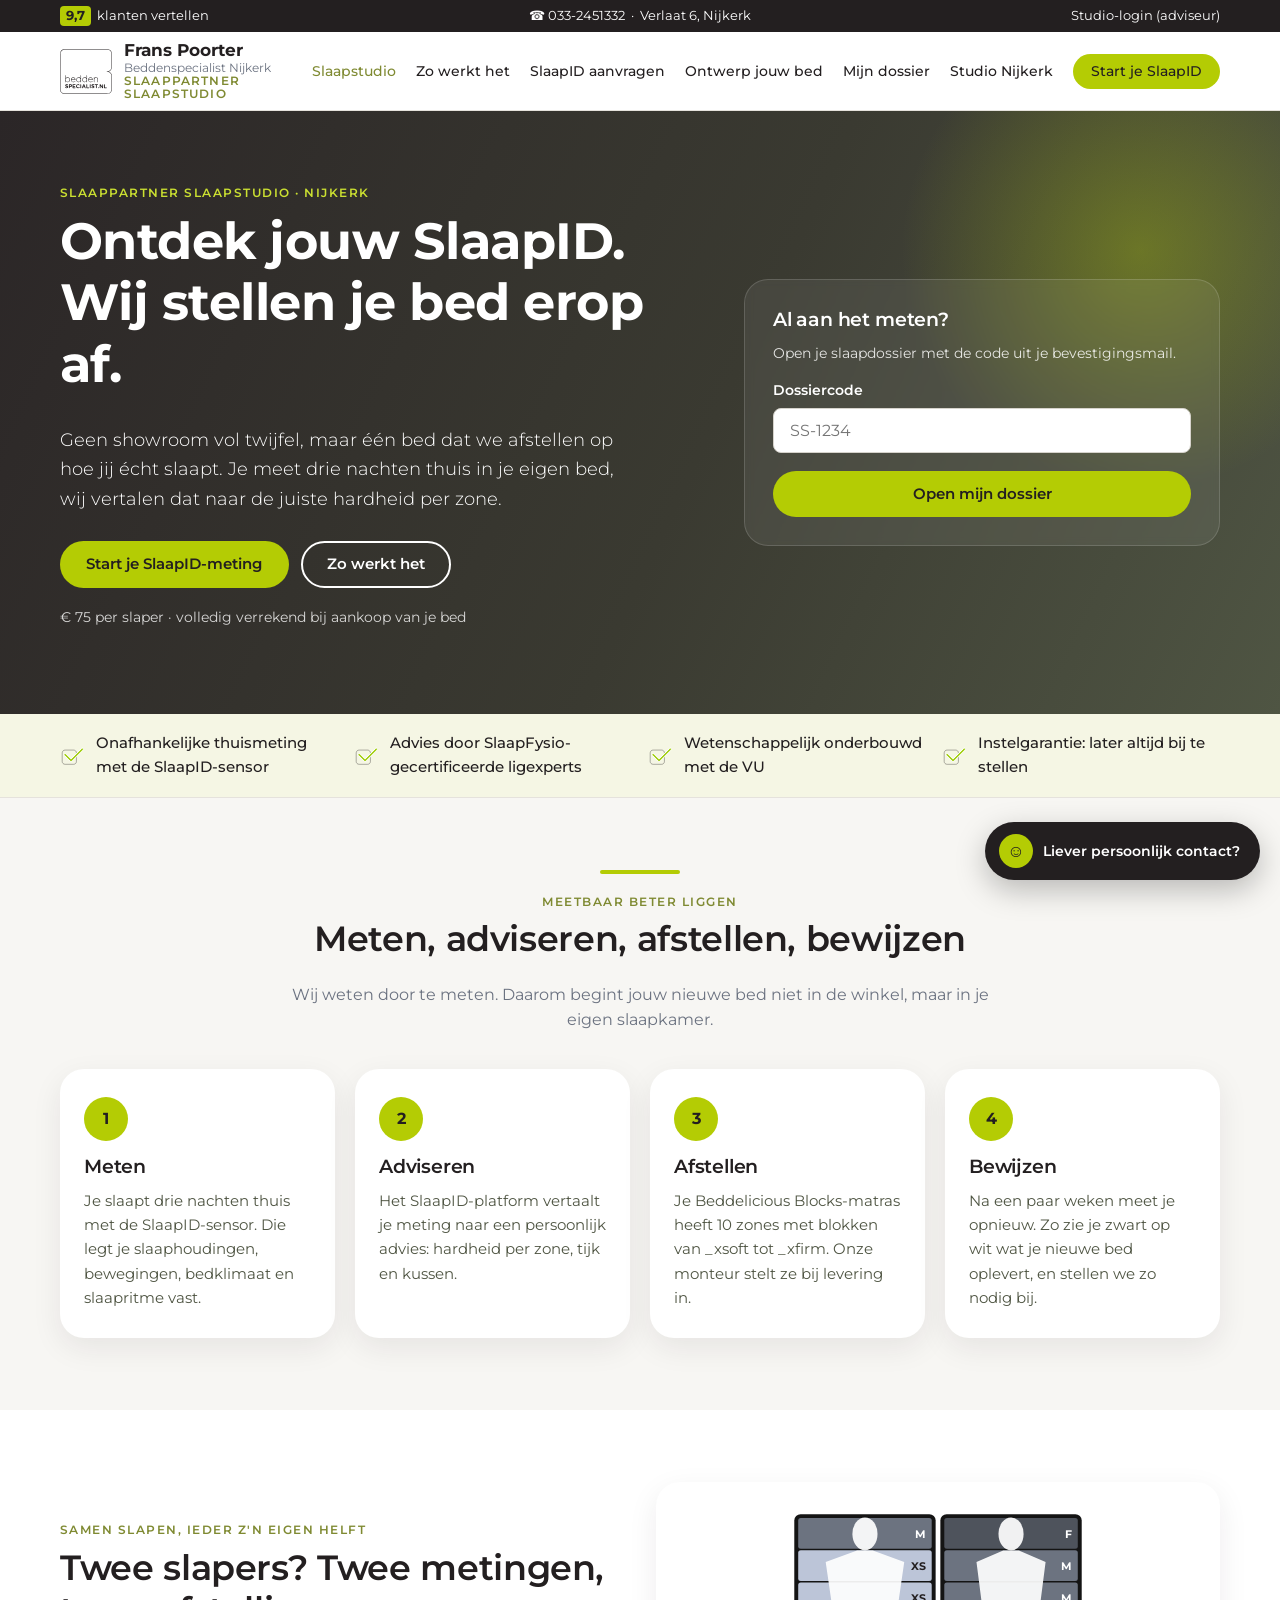
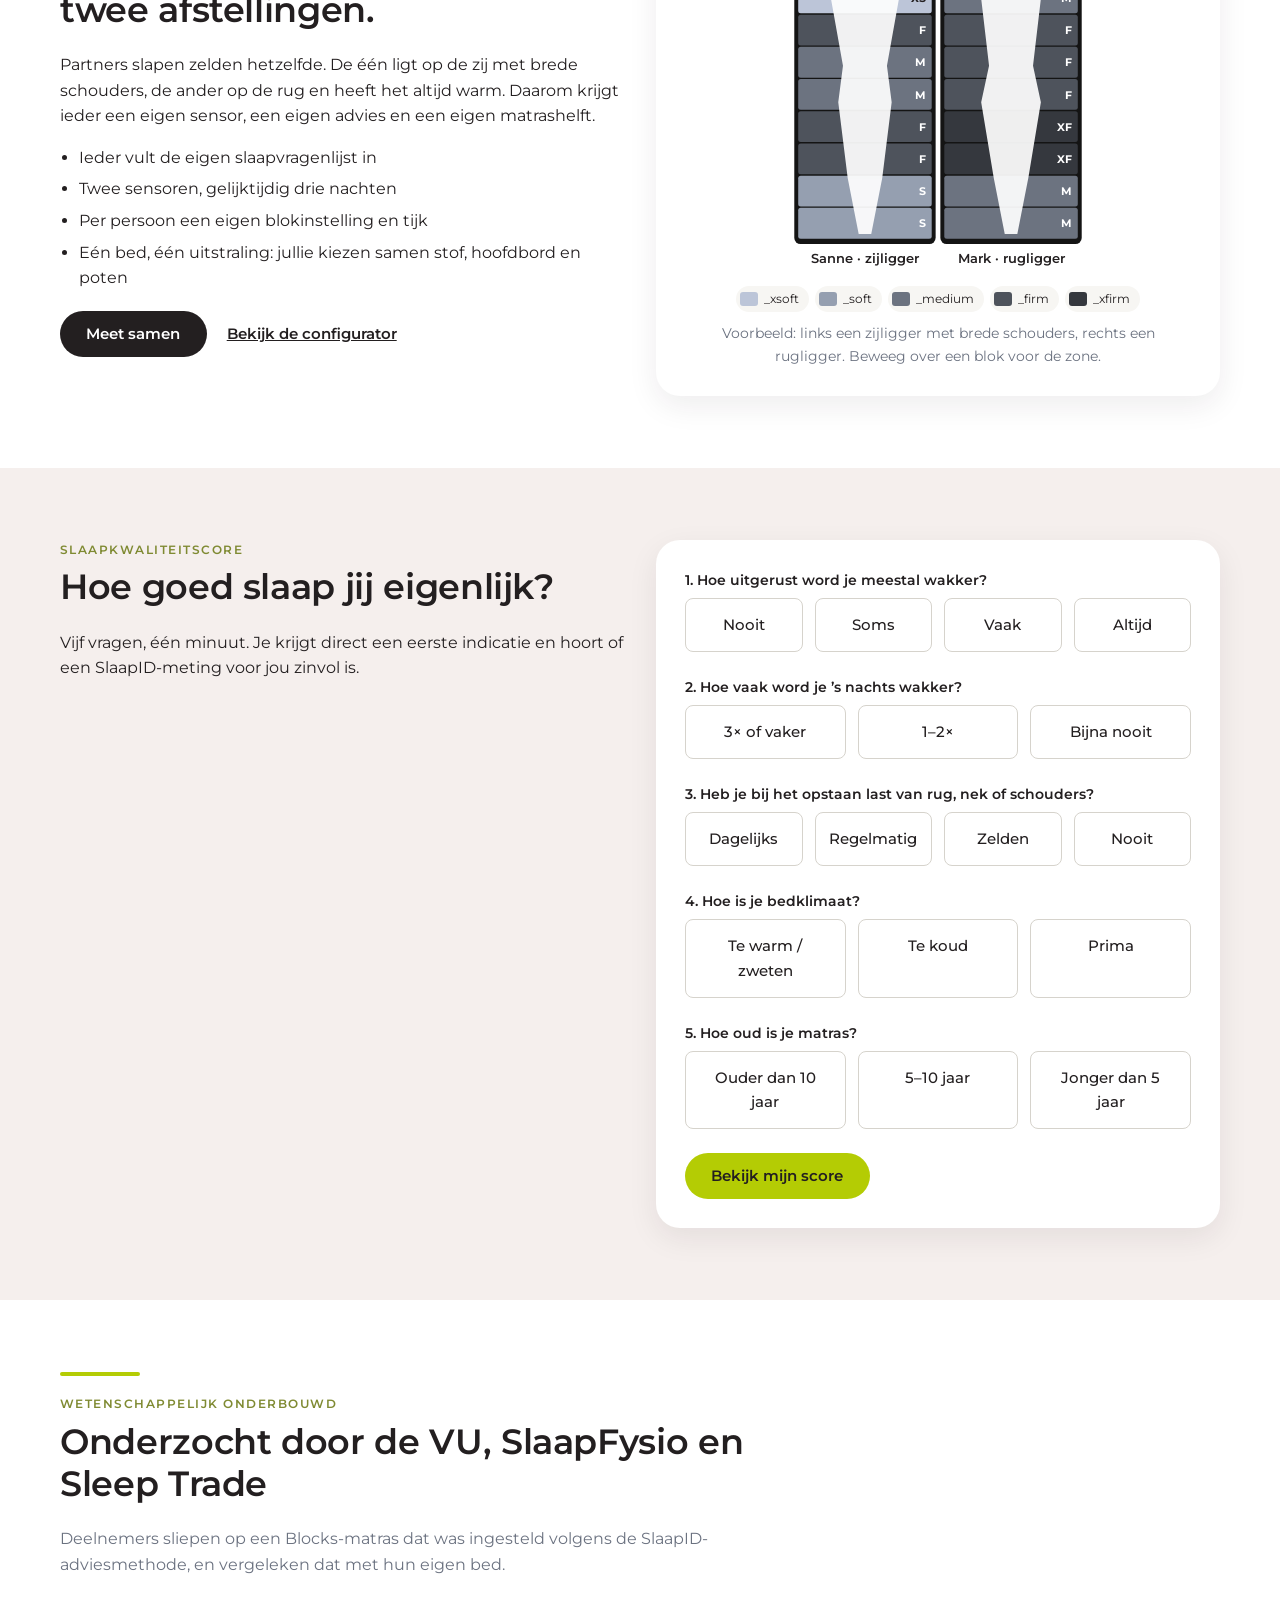
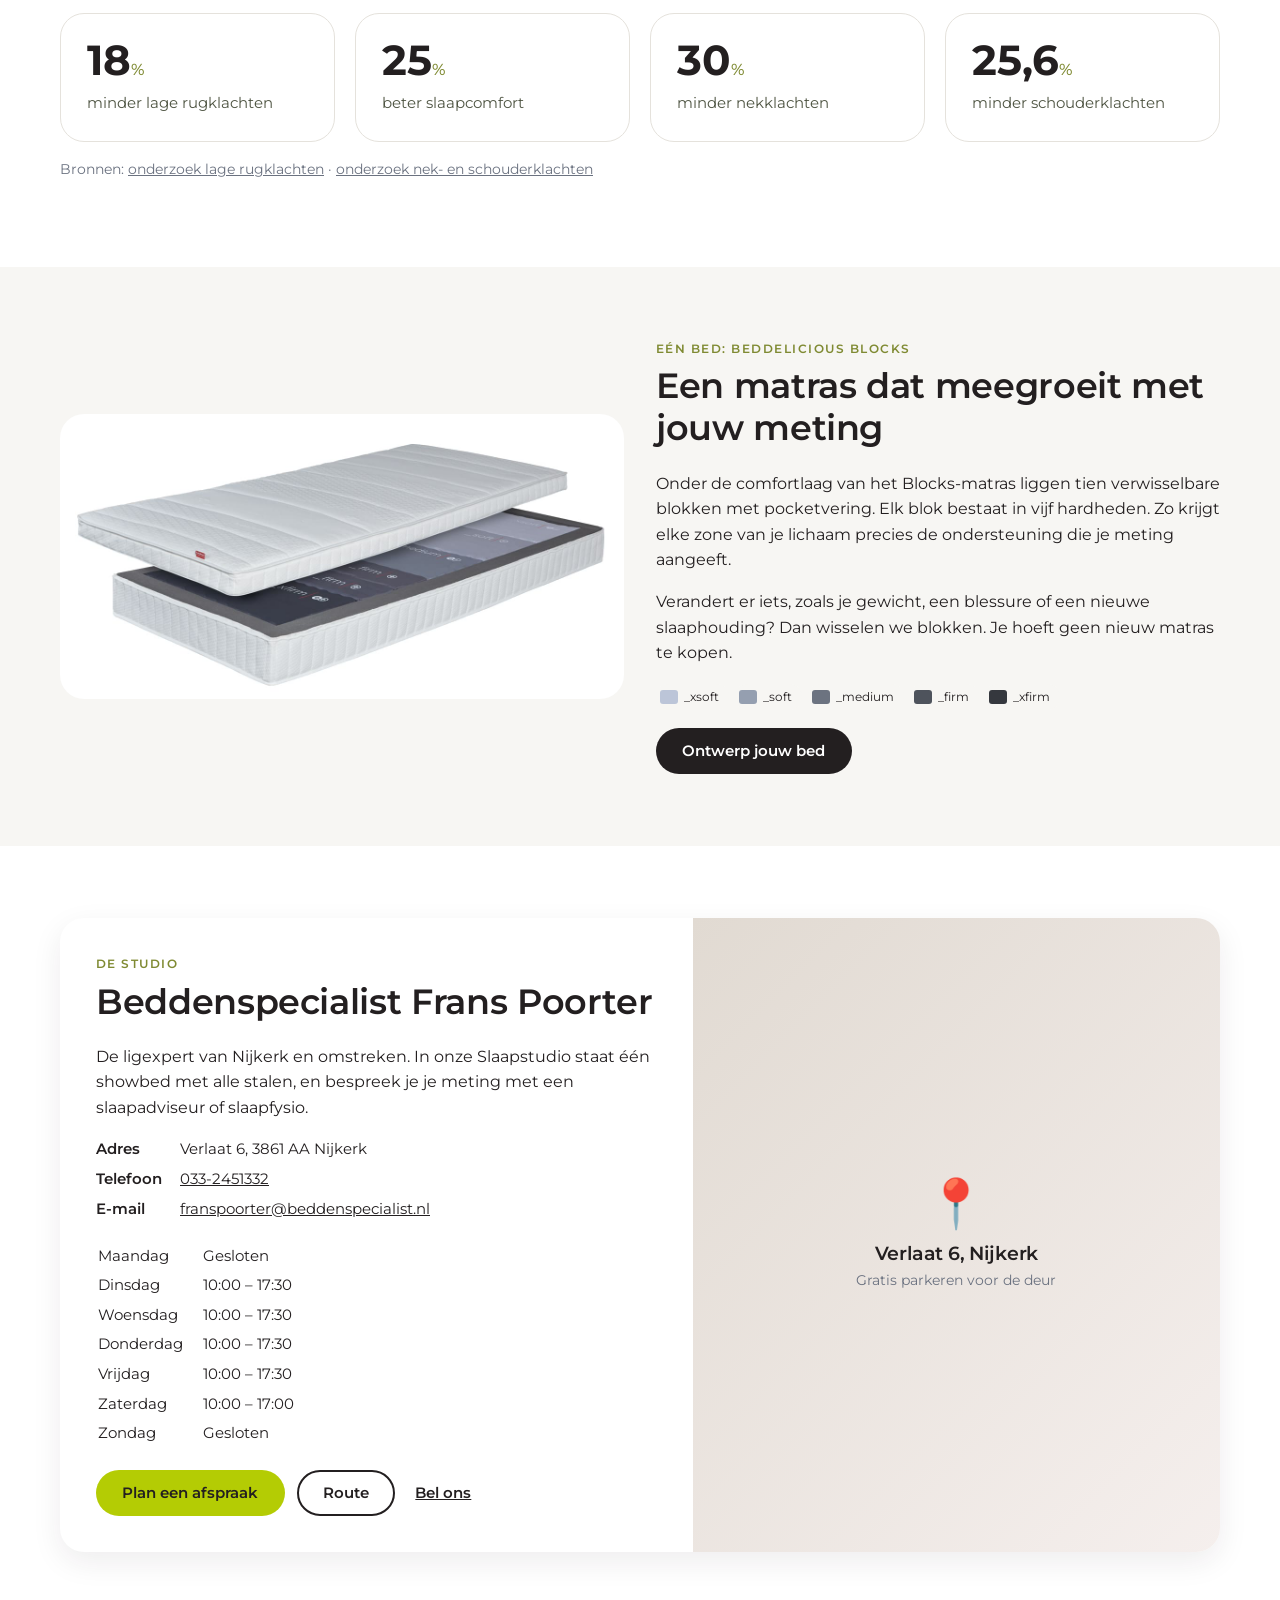
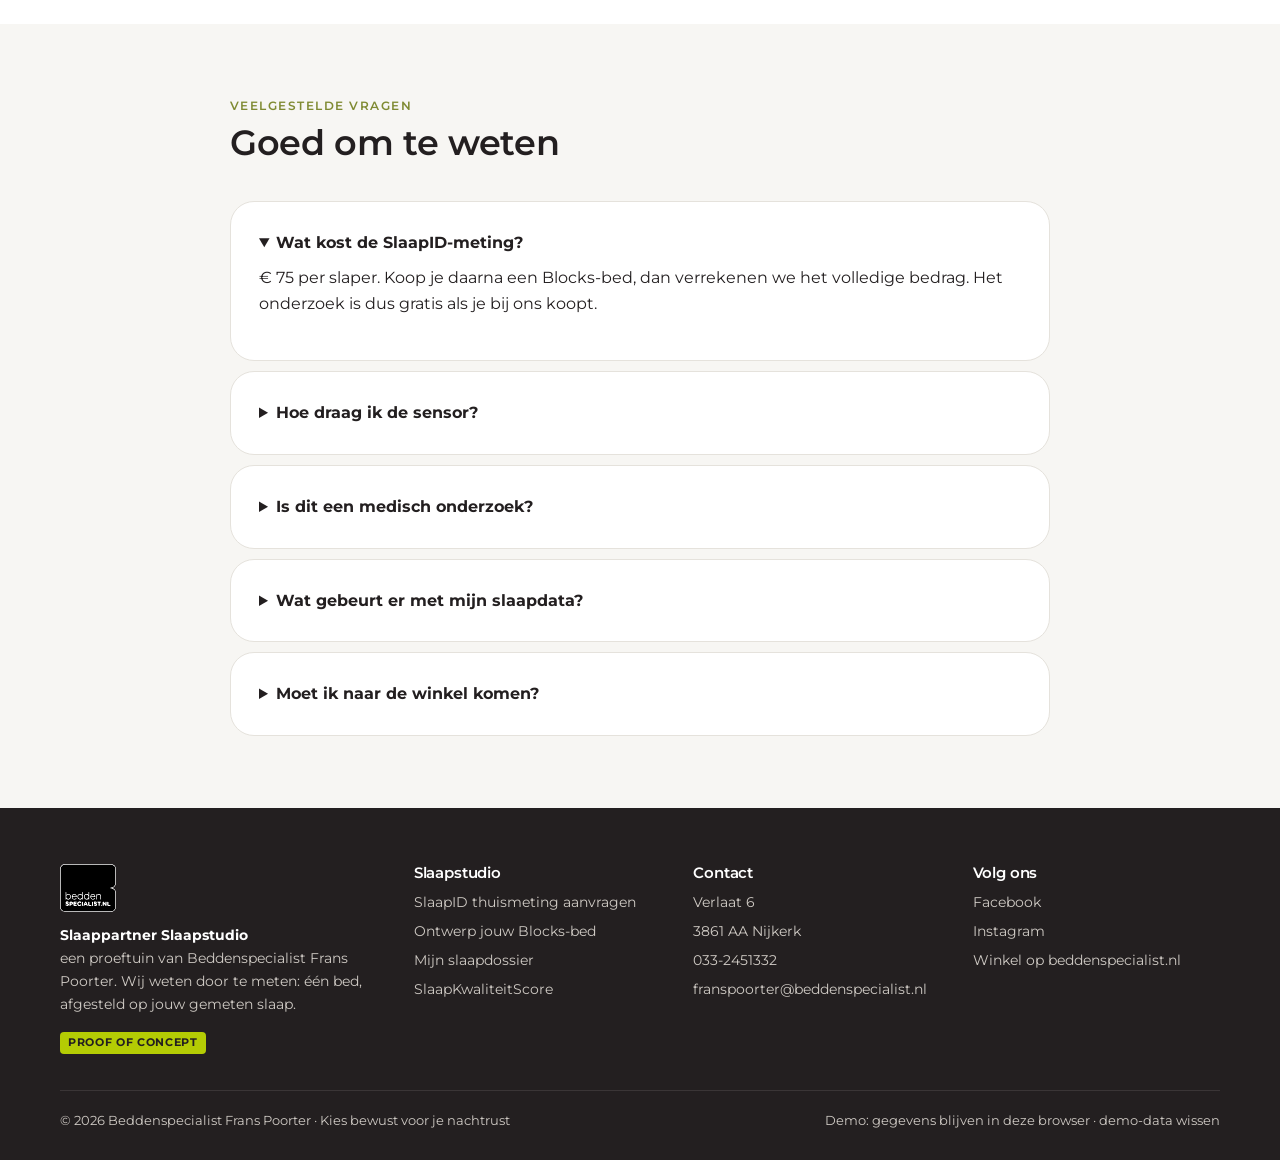
<file: slaapstudio/index.html>
<!DOCTYPE html>
<html lang="nl">
<head>
  <meta charset="UTF-8">
  <meta name="viewport" content="width=device-width, initial-scale=1.0">
  <title>Slaappartner Slaapstudio | Beddenspecialist Frans Poorter Nijkerk</title>
  <meta name="description" content="Eén bed, afgesteld op jouw gemeten slaap. Start je SlaapID-thuismeting bij Beddenspecialist Frans Poorter in Nijkerk.">
  <link rel="icon" href="img/beddenspecialist.svg">
  <link rel="stylesheet" href="slaapstudio.css">
</head>
<body>
  <div id="ss-header"></div>

  <section class="hero">
    <div class="wrap">
      <div>
        <span class="kicker">Slaappartner Slaapstudio · Nijkerk</span>
        <h1>Ontdek jouw SlaapID.<br>Wij stellen je bed erop af.</h1>
        <p class="lead">Geen showroom vol twijfel, maar één bed dat we afstellen op hoe jij écht slaapt. Je meet drie nachten thuis in je eigen bed, wij vertalen dat naar de juiste hardheid per zone.</p>
        <div class="btn-row" style="margin-top:28px">
          <a class="btn btn-primary" href="aanvragen.html">Start je SlaapID-meting</a>
          <a class="btn btn-outline" style="border-color:#fff;color:#fff" href="#methode">Zo werkt het</a>
        </div>
        <p class="small" style="margin-top:18px;opacity:.8">€ 75 per slaper · volledig verrekend bij aankoop van je bed</p>
      </div>
      <div class="hero-card">
        <h3>Al aan het meten?</h3>
        <p class="small" style="opacity:.85">Open je slaapdossier met de code uit je bevestigingsmail.</p>
        <form id="open-form">
          <div class="field"><label for="code" style="color:#fff">Dossiercode</label><input id="code" type="text" placeholder="SS-1234" autocomplete="off" style="text-transform:uppercase"></div>
          <button class="btn btn-primary" type="submit" style="width:100%">Open mijn dossier</button>
          <p id="open-err" class="small hidden" style="color:#ffcf3d;margin:10px 0 0">Dit dossier vinden we niet in deze browser. Tip: laad voorbeelddossiers in het <a href="studio.html" style="color:#fff">studio-dashboard</a>.</p>
        </form>
        <div id="last-dossier" class="small hidden" style="margin-top:14px"></div>
      </div>
    </div>
  </section>

  <div class="usps"><div class="wrap"><ul>
    <li><img src="img/usp-checkmark.svg" alt="">Onafhankelijke thuismeting met de SlaapID-sensor</li>
    <li><img src="img/usp-checkmark.svg" alt="">Advies door SlaapFysio-gecertificeerde ligexperts</li>
    <li><img src="img/usp-checkmark.svg" alt="">Wetenschappelijk onderbouwd met de VU</li>
    <li><img src="img/usp-checkmark.svg" alt="">Instelgarantie: later altijd bij te stellen</li>
  </ul></div></div>

  <section class="block soft" id="methode">
    <div class="wrap">
      <div class="section-head center center">
        <div class="shape-line"></div>
        <span class="kicker">Meetbaar beter liggen</span>
        <h2>Meten, adviseren, afstellen, bewijzen</h2>
        <p class="muted">Wij weten door te meten. Daarom begint jouw nieuwe bed niet in de winkel, maar in je eigen slaapkamer.</p>
      </div>
      <div class="steps">
        <div class="step-card"><div class="num">1</div><h3>Meten</h3><p>Je slaapt drie nachten thuis met de SlaapID-sensor. Die legt je slaaphoudingen, bewegingen, bedklimaat en slaapritme vast.</p></div>
        <div class="step-card"><div class="num">2</div><h3>Adviseren</h3><p>Het SlaapID-platform vertaalt je meting naar een persoonlijk advies: hardheid per zone, tijk en kussen.</p></div>
        <div class="step-card"><div class="num">3</div><h3>Afstellen</h3><p>Je Beddelicious Blocks-matras heeft 10 zones met blokken van _xsoft tot _xfirm. Onze monteur stelt ze bij levering in.</p></div>
        <div class="step-card"><div class="num">4</div><h3>Bewijzen</h3><p>Na een paar weken meet je opnieuw. Zo zie je zwart op wit wat je nieuwe bed oplevert, en stellen we zo nodig bij.</p></div>
      </div>
    </div>
  </section>

  <section class="block">
    <div class="wrap grid-2" style="align-items:center">
      <div>
        <span class="kicker">Samen slapen, ieder z'n eigen helft</span>
        <h2>Twee slapers? Twee metingen, twee afstellingen.</h2>
        <p>Partners slapen zelden hetzelfde. De één ligt op de zij met brede schouders, de ander op de rug en heeft het altijd warm. Daarom krijgt ieder een eigen sensor, een eigen advies en een eigen matrashelft.</p>
        <ul class="advice-list">
          <li>Ieder vult de eigen slaapvragenlijst in</li>
          <li>Twee sensoren, gelijktijdig drie nachten</li>
          <li>Per persoon een eigen blokinstelling en tijk</li>
          <li>Eén bed, één uitstraling: jullie kiezen samen stof, hoofdbord en poten</li>
        </ul>
        <div class="btn-row" style="margin-top:20px"><a class="btn btn-dark" href="aanvragen.html?personen=2">Meet samen</a><a class="btn btn-ghost" href="configurator.html">Bekijk de configurator</a></div>
      </div>
      <div class="card shadow center">
        <div class="chart-wrap" id="duo-visual"></div>
        <div style="margin-top:10px;display:flex;justify-content:center" id="duo-legend"></div>
        <p class="small muted" style="margin:10px 0 0">Voorbeeld: links een zijligger met brede schouders, rechts een rugligger. Beweeg over een blok voor de zone.</p>
      </div>
    </div>
  </section>

  <section class="block sand" id="scan">
    <div class="wrap grid-2">
      <div>
        <span class="kicker">SlaapKwaliteitScore</span>
        <h2>Hoe goed slaap jij eigenlijk?</h2>
        <p>Vijf vragen, één minuut. Je krijgt direct een eerste indicatie en hoort of een SlaapID-meting voor jou zinvol is.</p>
        <div id="scan-result" class="card hidden" style="margin-top:20px"></div>
      </div>
      <form class="card shadow" id="scan-form"></form>
    </div>
  </section>

  <section class="block">
    <div class="wrap">
      <div class="section-head">
        <div class="shape-line"></div>
        <span class="kicker">Wetenschappelijk onderbouwd</span>
        <h2>Onderzocht door de VU, SlaapFysio en Sleep Trade</h2>
        <p class="muted">Deelnemers sliepen op een Blocks-matras dat was ingesteld volgens de SlaapID-adviesmethode, en vergeleken dat met hun eigen bed.</p>
      </div>
      <div class="stats">
        <div class="stat"><b>18<small>%</small></b><span>minder lage rugklachten</span></div>
        <div class="stat"><b>25<small>%</small></b><span>beter slaapcomfort</span></div>
        <div class="stat"><b>30<small>%</small></b><span>minder nekklachten</span></div>
        <div class="stat"><b>25,6<small>%</small></b><span>minder schouderklachten</span></div>
      </div>
      <p class="small muted" style="margin-top:16px">Bronnen: <a href="https://www.beddenspecialist.nl/media/zbclqrpz/opmaak_onderzoek_a4_adviesmethode.pdf" target="_blank" rel="noopener">onderzoek lage rugklachten</a> · <a href="https://www.beddenspecialist.nl/media/5jmn4hgv/opmaak_onderzoek_nov2023_v4.pdf" target="_blank" rel="noopener">onderzoek nek- en schouderklachten</a></p>
    </div>
  </section>

  <section class="block soft">
    <div class="wrap grid-2" style="align-items:center">
      <div>
        <img src="img/blocks-gelaagd.jpg" alt="Beddelicious Blocks-matras met de instelbare blokken zichtbaar onder de toplaag" style="border-radius:24px;background:#fff" loading="lazy" onerror="this.style.display='none'">
      </div>
      <div>
        <span class="kicker">Eén bed: Beddelicious Blocks</span>
        <h2>Een matras dat meegroeit met jouw meting</h2>
        <p>Onder de comfortlaag van het Blocks-matras liggen tien verwisselbare blokken met pocketvering. Elk blok bestaat in vijf hardheden. Zo krijgt elke zone van je lichaam precies de ondersteuning die je meting aangeeft.</p>
        <p>Verandert er iets, zoals je gewicht, een blessure of een nieuwe slaaphouding? Dan wisselen we blokken. Je hoeft geen nieuw matras te kopen.</p>
        <div id="levels" style="margin:18px 0"></div>
        <a class="btn btn-dark" href="configurator.html">Ontwerp jouw bed</a>
      </div>
    </div>
  </section>

  <section class="block" id="winkel">
    <div class="wrap">
      <div class="store">
        <div class="info">
          <span class="kicker">De studio</span>
          <h2>Beddenspecialist Frans Poorter</h2>
          <p>De ligexpert van Nijkerk en omstreken. In onze Slaapstudio staat één showbed met alle stalen, en bespreek je je meting met een slaapadviseur of slaapfysio.</p>
          <dl id="store-dl"></dl>
          <table class="hours" id="store-hours"></table>
          <div class="btn-row" style="margin-top:20px">
            <a class="btn btn-primary" href="#" data-human>Plan een afspraak</a>
            <a class="btn btn-outline" id="route-btn" target="_blank" rel="noopener">Route</a>
            <a class="btn btn-ghost" id="call-btn">Bel ons</a>
          </div>
        </div>
        <div class="map">
          <div>
            <div style="font-size:3rem">📍</div>
            <h3 style="margin-bottom:4px">Verlaat 6, Nijkerk</h3>
            <p class="small muted">Gratis parkeren voor de deur</p>
          </div>
        </div>
      </div>
    </div>
  </section>

  <section class="block soft">
    <div class="wrap" style="max-width:860px">
      <div class="section-head"><span class="kicker">Veelgestelde vragen</span><h2>Goed om te weten</h2></div>
      <details class="card" style="margin-bottom:10px" open><summary><b>Wat kost de SlaapID-meting?</b></summary><p style="margin-top:10px">€ 75 per slaper. Koop je daarna een Blocks-bed, dan verrekenen we het volledige bedrag. Het onderzoek is dus gratis als je bij ons koopt.</p></details>
      <details class="card" style="margin-bottom:10px"><summary><b>Hoe draag ik de sensor?</b></summary><p style="margin-top:10px">Je draagt een kleine sensor op je borst, thuis in je eigen bed. Je slaapt gewoon zoals altijd. Na drie nachten stuur je hem terug of lever je hem in bij de studio.</p></details>
      <details class="card" style="margin-bottom:10px"><summary><b>Is dit een medisch onderzoek?</b></summary><p style="margin-top:10px">Nee. De SlaapID-meting kijkt naar je lighouding, bewegingen, bedklimaat en ritme. Vermoed je slaapapneu, of slaap je al langer dan drie maanden slecht? Ga dan naar je huisarts.</p></details>
      <details class="card" style="margin-bottom:10px"><summary><b>Wat gebeurt er met mijn slaapdata?</b></summary><p style="margin-top:10px">Je slaapdata blijft in de beveiligde database van SlaapID. Wij bewaren alleen de status van je meting, je matrasinstelling en een link naar je rapport. Daar geef je vooraf toestemming voor.</p></details>
      <details class="card"><summary><b>Moet ik naar de winkel komen?</b></summary><p style="margin-top:10px">Nee, het kan helemaal online. Wil je toch stalen voelen, proefliggen of persoonlijk advies? Dan ben je van harte welkom in de studio, of we bellen of videobellen met je.</p></details>
    </div>
  </section>

  <div id="ss-footer"></div>

  <script src="js/core.js"></script>
  <script src="js/model.js"></script>
  <script>
  (function () {
    const { STORE, $, mount, getDossier, lastDossier, load, save, esc } = SS;
    mount('home');

    // dossier openen
    $('#open-form').addEventListener('submit', e => {
      e.preventDefault();
      const code = $('#code').value.trim().toUpperCase();
      if (getDossier(code)) location.href = 'dossier.html?code=' + encodeURIComponent(code);
      else $('#open-err').classList.remove('hidden');
    });
    const last = getDossier(lastDossier());
    if (last) {
      const el = $('#last-dossier');
      el.innerHTML = `Laatst geopend: <a href="dossier.html?code=${esc(last.id)}" style="color:#cbe031;font-weight:600">${esc(last.id)} – ${esc(last.contact.naam)}</a>`;
      el.classList.remove('hidden');
    }

    // duo-visual
    $('#duo-visual').innerHTML = SSM.mattressSVG([
      { levels: [2, 0, 0, 3, 2, 2, 3, 3, 1, 1], naam: 'Sanne · zijligger', bouw: 'schouders' },
      { levels: [3, 2, 2, 3, 3, 3, 4, 4, 2, 2], naam: 'Mark · rugligger', bouw: 'normaal' }
    ], 180, 210);
    $('#duo-visual').style.maxWidth = '300px';
    $('#duo-visual').style.margin = '0 auto';
    $('#duo-legend').innerHTML = SSM.blocksLegend();
    $('#levels').innerHTML = SSM.blocksLegend();
    SSM.bindTips();

    // winkelgegevens
    $('#store-dl').innerHTML = `<dt>Adres</dt><dd>${STORE.straat}, ${STORE.postcode} ${STORE.plaats}</dd><dt>Telefoon</dt><dd><a href="${STORE.telHref}">${STORE.tel}</a></dd><dt>E-mail</dt><dd><a href="mailto:${STORE.email}">${STORE.email}</a></dd>`;
    $('#store-hours').innerHTML = STORE.uren.map(u => `<tr><td>${u[0]}</td><td>${u[1]}</td></tr>`).join('');
    $('#route-btn').href = STORE.route;
    $('#call-btn').href = STORE.telHref;

    // SlaapKwaliteitScore
    const Q = [
      { q: 'Hoe uitgerust word je meestal wakker?', o: [['Nooit', 0], ['Soms', 1], ['Vaak', 2], ['Altijd', 3]] },
      { q: 'Hoe vaak word je ’s nachts wakker?', o: [['3× of vaker', 0], ['1–2×', 2], ['Bijna nooit', 3]] },
      { q: 'Heb je bij het opstaan last van rug, nek of schouders?', o: [['Dagelijks', 0], ['Regelmatig', 1], ['Zelden', 2], ['Nooit', 3]] },
      { q: 'Hoe is je bedklimaat?', o: [['Te warm / zweten', 1], ['Te koud', 1], ['Prima', 3]] },
      { q: 'Hoe oud is je matras?', o: [['Ouder dan 10 jaar', 0], ['5–10 jaar', 2], ['Jonger dan 5 jaar', 3]] }
    ];
    $('#scan-form').innerHTML = Q.map((x, i) => `<div class="field"><label>${i + 1}. ${x.q}</label><div class="choices" style="grid-template-columns:repeat(auto-fit,minmax(88px,1fr))">${x.o.map((o, j) => `<label class="choice"><input type="radio" name="q${i}" value="${o[1]}" required><span style="text-align:center;align-items:center">${o[0]}</span></label>`).join('')}</div></div>`).join('') +
      `<button class="btn btn-primary" type="submit">Bekijk mijn score</button>`;
    $('#scan-form').addEventListener('submit', e => {
      e.preventDefault();
      const f = new FormData(e.target);
      let tot = 0; Q.forEach((x, i) => tot += Number(f.get('q' + i)));
      const score = Math.round(tot / 15 * 100);
      const db = load(); db.scans.unshift({ t: new Date().toISOString(), score }); save(db);
      const goed = score >= 75;
      const r = $('#scan-result');
      r.innerHTML = `<span class="kicker">Jouw SlaapKwaliteitScore</span><div style="display:flex;align-items:baseline;gap:10px"><b style="font-size:3rem;line-height:1">${score}</b><span class="muted">/ 100</span></div>
        <div class="progress" style="margin:12px 0 16px"><div style="width:${score}%"></div></div>
        <p>${goed ? 'Je slaapt behoorlijk goed. Toch twijfels over je bed? Een meting laat zien of je ligging nog klopt.' : score >= 45 ? 'Er valt winst te halen. Een SlaapID-meting laat zien waar het in jouw nacht misgaat: in je houding, je bed of je bedklimaat.' : 'Je slaapt waarschijnlijk niet zo goed als je zou willen. Laat je slaap meten, dan weet je waar het aan ligt.'}</p>
        <a class="btn btn-dark" href="aanvragen.html">Start je SlaapID-meting</a>`;
      r.classList.remove('hidden');
      r.scrollIntoView({ behavior: 'smooth', block: 'center' });
    });
  })();
  </script>
</body>
</html>
</file>
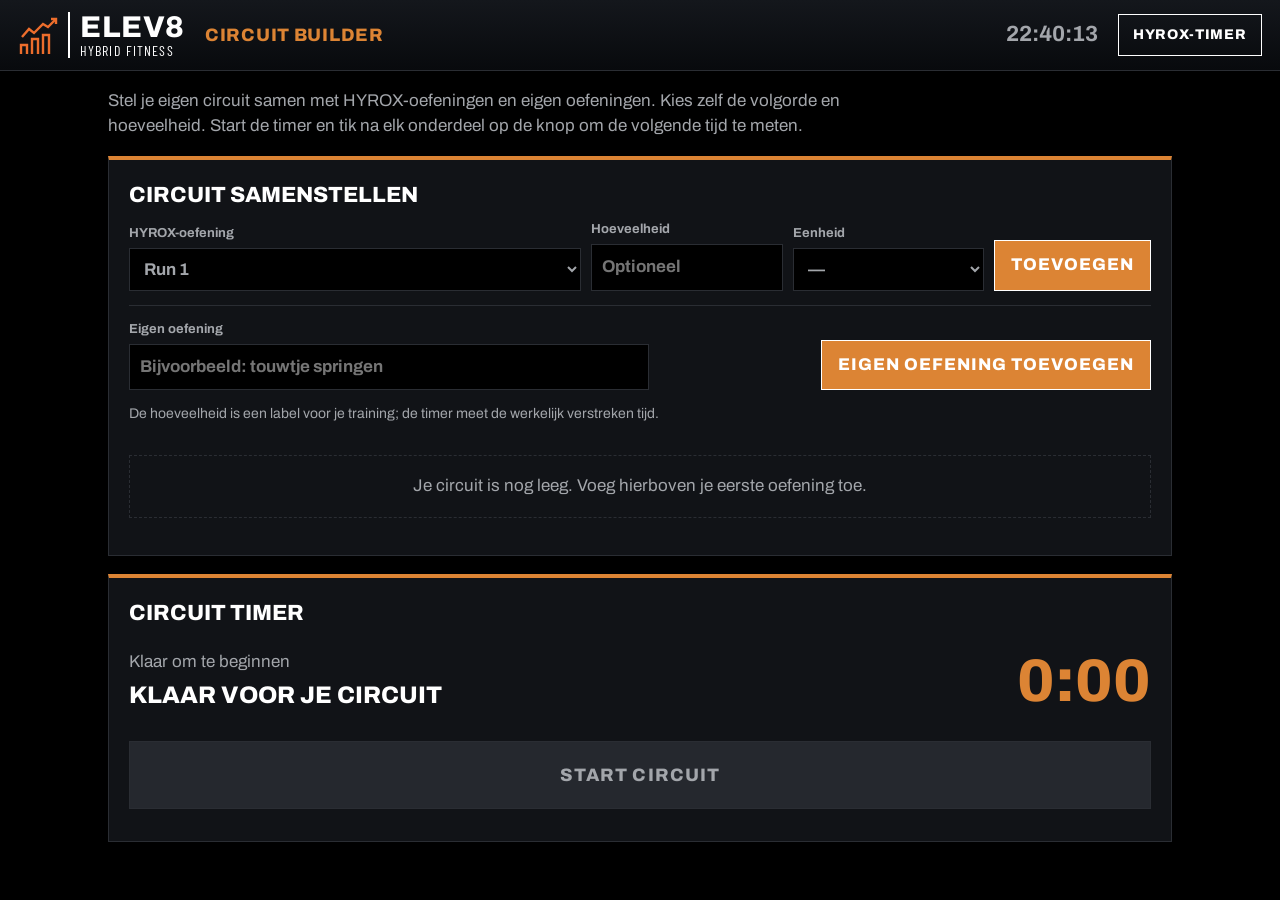
<file: circuitbuilder.html>
<!DOCTYPE html>
<html lang="nl">
<head>
<meta charset="utf-8">
<meta name="viewport" content="width=device-width, initial-scale=1, viewport-fit=cover">
<title>ELEV8 Circuit builder</title>
<link rel="preconnect" href="https://fonts.googleapis.com">
<link rel="preconnect" href="https://fonts.gstatic.com" crossorigin>
<link href="https://fonts.googleapis.com/css2?family=Archivo:wght@400;600;700;800&family=Barlow+Condensed:wght@400;500&display=swap" rel="stylesheet">
<style>
:root{
  --bg:#000;--head:#080A0D;--surface:#111317;--ink:#fff;--muted:#A3A6AB;--line:#2A2D33;
  --orange:#DC8434;--idle:#25282E;--display:"Archivo","Arial Black","Helvetica Neue",Arial,sans-serif;
  --cond:"Barlow Condensed","Arial Narrow","Helvetica Neue",Arial,sans-serif;
  --body:"Archivo","Helvetica Neue",Arial,sans-serif;color-scheme:dark;box-sizing:border-box;
  padding-top:env(safe-area-inset-top,0px);padding-bottom:env(safe-area-inset-bottom,0px)
}
*,*::before,*::after{box-sizing:inherit}
html{background:var(--bg);scroll-padding-top:env(safe-area-inset-top,0px)}
body{margin:0;background:var(--bg);color:var(--ink);font:17px/1.45 var(--body);-webkit-text-size-adjust:100%}
body::before{content:"";position:fixed;inset:0 0 auto;height:env(safe-area-inset-top,0px);z-index:10;background:var(--head)}
button,input,select{font:inherit;color:inherit}
button{cursor:pointer;border-radius:0}
:focus-visible{outline:3px solid var(--orange);outline-offset:2px}
.num{font-variant-numeric:tabular-nums}
.top{position:sticky;top:env(safe-area-inset-top,0px);z-index:5;background:linear-gradient(180deg,#14171C,var(--head));border-bottom:1px solid var(--line);padding:12px 18px;display:flex;flex-wrap:wrap;gap:12px 20px;align-items:center}
.logo{display:flex;align-items:center;gap:10px;text-decoration:none;color:var(--ink)}
.logo svg{width:40px;height:40px;flex:none}
.logo .bar{width:2px;align-self:stretch;background:var(--ink)}
.logo .wm{display:flex;flex-direction:column;line-height:1}
.logo .wm b{font-family:var(--display);font-weight:800;font-size:30px;letter-spacing:.02em}
.logo .wm span{font-family:var(--cond);font-size:14px;letter-spacing:.08em;margin-top:2px}
.top h1{font-family:var(--display);font-size:18px;font-weight:800;text-transform:uppercase;letter-spacing:.04em;margin:0;color:var(--orange)}
.clock{margin-left:auto;font-family:var(--display);font-size:22px;font-weight:700;color:var(--muted)}
.page-link,.reset{border:1px solid var(--ink);background:none;color:var(--ink);text-decoration:none;font-family:var(--display);font-size:14px;font-weight:800;text-transform:uppercase;letter-spacing:.06em;padding:10px 14px}
.reset.arm{background:var(--ink);color:var(--bg)}
main{max-width:1100px;margin:0 auto;padding:18px}
.intro{margin:0 0 18px;color:var(--muted);max-width:75ch}
.panel{background:var(--surface);border:1px solid var(--line);border-top:4px solid var(--orange);padding:20px;margin-bottom:18px}
.panel h2{font-family:var(--display);font-weight:800;text-transform:uppercase;font-size:22px;margin:0 0 8px}
.builder{display:grid;grid-template-columns:minmax(0,1.3fr) minmax(110px,.55fr) minmax(110px,.55fr) auto;gap:10px;align-items:end}
.field{display:flex;flex-direction:column;gap:5px;color:var(--muted);font-size:13px;font-weight:700}
.field input,.field select,.item input,.item select{width:100%;min-width:0;background:var(--bg);border:1px solid var(--line);padding:10px}
.field input,.field select{font-size:17px}
.primary,.go{border:1px solid var(--ink);background:var(--orange);color:#fff;font-family:var(--display);font-weight:800;text-transform:uppercase;letter-spacing:.06em;padding:12px 16px;min-height:48px}
.custom-row{display:grid;grid-template-columns:1fr auto;gap:10px;align-items:end;margin-top:14px;padding-top:14px;border-top:1px solid var(--line)}
.custom-row .field{max-width:520px}
.muted{color:var(--muted);font-size:14px}
.status{color:var(--orange);font-size:14px;font-weight:600;margin:0 0 12px}
.status:empty{display:none}
.list{display:flex;flex-direction:column;gap:8px;margin:14px 0 0;padding:0;list-style:none}
.item{display:grid;grid-template-columns:minmax(100px,1fr) minmax(80px,.45fr) minmax(90px,.5fr) auto auto auto;gap:8px;align-items:center;background:var(--bg);border:1px solid var(--line);padding:10px}
.item.current{border-color:var(--orange);box-shadow:inset 4px 0 var(--orange)}
.item.done{border-color:#555}
.item.just-added{animation:added-highlight 1.2s ease-out}
@keyframes added-highlight{from{border-color:var(--orange);background:#24180f}to{background:var(--bg)}}
.move,.remove{border:1px solid var(--line);background:none;color:var(--muted);padding:8px 10px;min-height:42px}
.remove{color:var(--orange)}
.move:disabled,.remove:disabled,.item input:disabled,.item select:disabled{opacity:.45;cursor:not-allowed}
.empty{padding:18px;border:1px dashed var(--line);color:var(--muted);text-align:center}
.locked-note{margin:12px 0 0;color:var(--muted);font-size:14px}
.timer{display:grid;grid-template-columns:minmax(0,1fr) auto;gap:16px;align-items:center}
.timer p{margin:0 0 4px;color:var(--muted)}
.current-name{font-family:var(--display);font-size:24px;font-weight:800;text-transform:uppercase}
.current-amount{color:var(--muted)}
.elapsed{font-family:var(--display);font-size:clamp(36px,8vw,60px);font-weight:800;font-variant-numeric:tabular-nums;color:var(--orange);text-align:right}
.go{grid-column:1/-1;width:100%;min-height:68px;font-size:18px}
.go:disabled{background:var(--idle);color:var(--muted);border-color:var(--line);cursor:default}
.progress{color:var(--muted);font-size:14px;margin:12px 0 0}
.splits{width:100%;border-collapse:collapse;margin-top:12px}
.splits th,.splits td{padding:9px 10px;border-bottom:1px solid var(--line);text-align:left}
.splits th{font-size:12px;color:var(--muted);text-transform:uppercase;letter-spacing:.06em}
.splits td:last-child,.splits th:last-child{text-align:right;font-variant-numeric:tabular-nums}
[hidden]{display:none!important}
@media(max-width:680px){
  .clock{margin-left:0}
  .top h1{font-size:16px}
  .builder{grid-template-columns:1fr 1fr}
  .builder .field:first-child{grid-column:1/-1}
  .builder .primary{grid-column:1/-1}
  .item{grid-template-columns:minmax(0,1fr) auto auto;gap:7px}
  .item .exercise-name{grid-column:1/-1}
  .item input[data-quantity],.item select[data-unit]{grid-column:auto}
  .timer{grid-template-columns:1fr}
  .elapsed{text-align:left}
  .go{grid-column:auto}
  main{padding:12px}
  .panel{padding:15px}
}
@media(prefers-reduced-motion:reduce){*{scroll-behavior:auto!important}}
</style>
</head>
<body>
<header class="top">
  <a class="logo" href="/hyroxsimulatie" aria-label="Naar de HYROX-timer">
    <svg viewBox="0 0 40 40" aria-hidden="true" fill="none" stroke="#EC6D2C" stroke-width="2.4" stroke-linejoin="miter"><path d="M3 39V30h6v9M14 39V24h6v15M25 39V20h6v19"/><path d="M4 22l7-8 5 4 9-9 5 3 7-7"/><path d="M33 4h5v5" /></svg>
    <span class="bar"></span>
    <span class="wm"><b>ELEV8</b><span>HYBRID FITNESS</span></span>
  </a>
  <h1>Circuit builder</h1>
  <span class="clock num" id="clock">--:--:--</span>
  <a class="page-link" href="/hyroxsimulatie">HYROX-timer</a>
</header>

<main>
  <p class="intro">Stel je eigen circuit samen met HYROX-oefeningen en eigen oefeningen. Kies zelf de volgorde en hoeveelheid. Start de timer en tik na elk onderdeel op de knop om de volgende tijd te meten.</p>
  <p class="status" id="status" role="status" aria-live="polite"></p>

  <section class="panel" aria-labelledby="builderHeading">
    <h2 id="builderHeading">Circuit samenstellen</h2>
    <div class="builder">
      <label class="field" for="exerciseSelect">HYROX-oefening
        <select id="exerciseSelect"></select>
      </label>
      <label class="field" for="quantity">Hoeveelheid
        <input id="quantity" type="number" min="0" step="any" inputmode="decimal" placeholder="Optioneel">
      </label>
      <label class="field" for="unit">Eenheid
        <select id="unit"></select>
      </label>
      <button class="primary" id="addExercise" type="button">Toevoegen</button>
    </div>
    <div class="custom-row">
      <label class="field" for="customExercise">Eigen oefening
        <input id="customExercise" type="text" maxlength="60" placeholder="Bijvoorbeeld: touwtje springen">
      </label>
      <button class="primary" id="addCustom" type="button">Eigen oefening toevoegen</button>
    </div>
    <p class="muted">De hoeveelheid is een label voor je training; de timer meet de werkelijk verstreken tijd.</p>
    <ol class="list" id="exerciseList" aria-label="Oefeningen in het circuit"></ol>
    <p class="empty" id="emptyMessage">Je circuit is nog leeg. Voeg hierboven je eerste oefening toe.</p>
    <p class="locked-note" id="lockedNote" hidden>De timer loopt of is afgerond. Reset de timer om het circuit te bewerken.</p>
  </section>

  <section class="panel" aria-labelledby="timerHeading">
    <h2 id="timerHeading">Circuit timer</h2>
    <div class="timer">
      <div>
        <p id="timerState">Voeg oefeningen toe om te beginnen.</p>
        <div class="current-name" id="currentName">Klaar voor je circuit</div>
        <div class="current-amount" id="currentAmount"></div>
      </div>
      <div class="elapsed num" id="elapsed" aria-live="off">0:00</div>
      <button class="go" id="timerButton" type="button" disabled>Start circuit</button>
    </div>
    <p class="progress" id="progress"></p>
    <table class="splits" id="splitsTable" hidden>
      <thead><tr><th>Oefening</th><th>Hoeveelheid</th><th>Tijd</th></tr></thead>
      <tbody id="splitsBody"></tbody>
      <tfoot><tr><th colspan="2">Totale tijd</th><th id="totalTime">0:00</th></tr></tfoot>
    </table>
    <button class="reset" id="resetTimer" type="button" hidden>Timer resetten</button>
  </section>
</main>

<script>
(function(){
  const EXERCISES=[
    "Run 1","SkiErg","Run 2","Sled push","Run 3","Sled pull","Run 4","Burpee broad jumps",
    "Run 5","Roeien","Run 6","Farmers carry","Run 7","Sandbag lunges","Run 8","Wall balls"
  ];
  const UNITS=["—","m","km","reps","sec","min","kg","cal"];
  const KEY="hyrox-circuit-builder-v1";
  const status=document.getElementById("status");
  const byId=id=>document.getElementById(id);
  const makeId=()=>Date.now().toString(36)+Math.random().toString(36).slice(2,8);
  const makeItem=(name,quantity=null,unit="—")=>({id:makeId(),name,quantity,unit});
  const escapeHtml=value=>String(value).replace(/[&<>"']/g,char=>({"&":"&amp;","<":"&lt;",">":"&gt;",'"':"&quot;","'":"&#39;"}[char]));
  const pad=value=>String(value).padStart(2,"0");
  function formatTime(ms){
    const seconds=Math.max(0,Math.floor(ms/1000));
    const hours=Math.floor(seconds/3600),minutes=Math.floor(seconds%3600/60),rest=seconds%60;
    return hours?`${hours}:${pad(minutes)}:${pad(rest)}`:`${minutes}:${pad(rest)}`;
  }
  function cleanItem(item){
    if(!item||typeof item!=="object"||typeof item.name!=="string")return null;
    const name=item.name.trim().slice(0,60);
    if(!name)return null;
    const quantity=Number.isFinite(item.quantity)&&item.quantity>=0?item.quantity:null;
    const unit=UNITS.includes(item.unit)?item.unit:"—";
    return {id:typeof item.id==="string"&&item.id?item.id:makeId(),name,quantity,unit};
  }
  function loadState(){
    try{
      const saved=JSON.parse(localStorage.getItem(KEY)||"null");
      if(!saved||!Array.isArray(saved.items))return {items:[],startedAt:null,splits:[]};
      const items=saved.items.map(cleanItem).filter(Boolean);
      let startedAt=Number.isFinite(saved.startedAt)&&saved.startedAt>0?saved.startedAt:null;
      const splits=[];
      let previous=startedAt;
      if(startedAt&&Array.isArray(saved.splits)){
        for(const split of saved.splits.slice(0,items.length)){
          if(!Number.isFinite(split)||split<previous)break;
          splits.push(split);previous=split;
        }
      }else startedAt=null;
      if(!items.length){startedAt=null;splits.length=0}
      return {items,startedAt,splits};
    }catch(error){
      console.error("Could not load circuit builder data.",error);
      status.textContent="Opgeslagen circuit kon niet worden gelezen. Er is een leeg circuit gestart.";
      return {items:[],startedAt:null,splits:[]};
    }
  }
  let state=loadState();
  function save(){
    try{
      localStorage.setItem(KEY,JSON.stringify(state));
      status.textContent="";
      return true;
    }catch(error){
      console.error("Could not save circuit builder data.",error);
      status.textContent="Opslaan mislukt. Controleer de opslagruimte en browserinstellingen.";
      return false;
    }
  }
  function isLocked(){return state.startedAt!==null}
  function quantityLabel(item){
    return item.quantity===null?"":`${item.quantity}${item.unit==="—"?"":" "+item.unit}`;
  }
  function renderList(){
    const list=byId("exerciseList"),locked=isLocked();
    list.innerHTML="";
    state.items.forEach((item,index)=>{
      const li=document.createElement("li");
      li.className="item"+(state.startedAt&&index===state.splits.length?" current":"")+(index<state.splits.length?" done":"");
      li.innerHTML=`<input class="exercise-name" type="text" maxlength="60" aria-label="Oefening ${index+1}" value="${escapeHtml(item.name)}" ${locked?"disabled":""}>
        <input data-quantity type="number" min="0" step="any" inputmode="decimal" aria-label="Hoeveelheid voor ${escapeHtml(item.name)}" value="${item.quantity===null?"":item.quantity}" placeholder="Aantal" ${locked?"disabled":""}>
        <select data-unit aria-label="Eenheid voor ${escapeHtml(item.name)}" ${locked?"disabled":""}>${UNITS.map(unit=>`<option value="${unit}" ${unit===item.unit?"selected":""}>${unit}</option>`).join("")}</select>
        <button class="move" type="button" data-move="-1" aria-label="Verplaats ${escapeHtml(item.name)} omhoog" ${locked||index===0?"disabled":""}>↑</button>
        <button class="move" type="button" data-move="1" aria-label="Verplaats ${escapeHtml(item.name)} omlaag" ${locked||index===state.items.length-1?"disabled":""}>↓</button>
        <button class="remove" type="button" aria-label="Verwijder ${escapeHtml(item.name)}" ${locked?"disabled":""}>×</button>`;
      const nameInput=li.querySelector(".exercise-name");
      nameInput.oninput=()=>{item.name=nameInput.value.slice(0,60);save()};
      li.querySelector("[data-quantity]").oninput=event=>{
        const value=event.target.value;
        item.quantity=value===""?null:Math.max(0,Number(value));
        if(!Number.isFinite(item.quantity))item.quantity=null;
        save();
      };
      li.querySelector("[data-unit]").onchange=event=>{item.unit=event.target.value;save()};
      li.querySelectorAll("[data-move]").forEach(button=>button.onclick=()=>{
        const target=index+Number(button.dataset.move);
        if(target<0||target>=state.items.length)return;
        [state.items[index],state.items[target]]=[state.items[target],state.items[index]];
        save();render();
      });
      li.querySelector(".remove").onclick=()=>{
        state.items.splice(index,1);save();render();
      };
      list.appendChild(li);
    });
    byId("emptyMessage").hidden=state.items.length>0;
    byId("lockedNote").hidden=!locked;
    byId("exerciseSelect").disabled=locked;
    byId("quantity").disabled=locked;
    byId("unit").disabled=locked;
    byId("addExercise").disabled=locked;
    byId("customExercise").disabled=locked;
    byId("addCustom").disabled=locked;
  }
  function renderTimer(now=Date.now()){
    const running=state.startedAt!==null,done=running&&state.splits.length===state.items.length;
    const currentIndex=state.splits.length;
    const current=state.items[currentIndex];
    const elapsed=running?(done?state.splits[state.splits.length-1]:now)-state.startedAt:0;
    byId("elapsed").textContent=formatTime(elapsed);
    byId("timerState").textContent=done?"Circuit afgerond":running?"Tijd sinds start circuit":"Klaar om te beginnen";
    byId("currentName").textContent=current?current.name:done?"Alle oefeningen afgerond":"Klaar voor je circuit";
    byId("currentAmount").textContent=current?quantityLabel(current):"";
    byId("progress").textContent=state.items.length?`${state.splits.length} van ${state.items.length} oefeningen afgerond`:"";
    const timerButton=byId("timerButton");
    timerButton.disabled=!state.items.length||done;
    timerButton.textContent=!running?"Start circuit":done?"Circuit afgerond":current?`Klaar met ${current.name}`:"Circuit afgerond";
    byId("resetTimer").hidden=!running;
    const table=byId("splitsTable"),body=byId("splitsBody");
    table.hidden=!state.splits.length;
    body.innerHTML="";
    let previous=state.startedAt;
    state.splits.forEach((split,index)=>{
      const item=state.items[index];
      if(!item)return;
      const row=document.createElement("tr");
      row.innerHTML=`<td>${escapeHtml(item.name)}</td><td>${escapeHtml(quantityLabel(item)||"—")}</td><td>${formatTime(split-previous)}</td>`;
      body.appendChild(row);previous=split;
    });
    byId("totalTime").textContent=running?formatTime(elapsed):"0:00";
  }
  function render(){
    renderList();renderTimer();
  }
  function addItem(name){
    if(isLocked())return;
    const quantityText=byId("quantity").value;
    const quantity=quantityText===""?null:Number(quantityText);
    if(quantity!==null&&(!Number.isFinite(quantity)||quantity<0)){
      status.textContent="Vul een geldige hoeveelheid van nul of hoger in.";
      return false;
    }
    state.items.push(makeItem(name,quantity,byId("unit").value));
    byId("quantity").value="";
    const saved=save();
    render();
    const addedItem=byId("exerciseList").lastElementChild;
    if(addedItem){
      addedItem.classList.add("just-added");
      addedItem.scrollIntoView({
        behavior:matchMedia("(prefers-reduced-motion: reduce)").matches?"auto":"smooth",
        block:"center"
      });
      setTimeout(()=>addedItem.classList.remove("just-added"),1200);
    }
    if(saved)status.textContent=`${name} toegevoegd aan het circuit.`;
    return true;
  }
  const exerciseSelect=byId("exerciseSelect");
  exerciseSelect.innerHTML=EXERCISES.map((name,index)=>`<option value="${index}">${escapeHtml(name)}</option>`).join("");
  byId("unit").innerHTML=UNITS.map(unit=>`<option value="${unit}">${unit}</option>`).join("");
  byId("addExercise").onclick=()=>addItem(EXERCISES[Number(exerciseSelect.value)]);
  byId("addCustom").onclick=()=>{
    const input=byId("customExercise"),name=input.value.trim();
    if(!name){status.textContent="Vul eerst de naam van je eigen oefening in.";input.focus();return;}
    if(addItem(name))input.value="";
  };
  byId("customExercise").addEventListener("keydown",event=>{
    if(event.key==="Enter"){event.preventDefault();byId("addCustom").click()}
  });
  byId("timerButton").onclick=()=>{
    if(!state.items.length)return;
    const now=Date.now();
    if(state.startedAt===null)state.startedAt=now;
    else if(state.splits.length<state.items.length)state.splits.push(now);
    save();renderList();renderTimer(now);
  };
  const resetButton=byId("resetTimer");let resetTimeout;
  resetButton.onclick=()=>{
    if(resetButton.classList.contains("arm")){
      clearTimeout(resetTimeout);
      state.startedAt=null;state.splits=[];
      resetButton.classList.remove("arm");resetButton.textContent="Timer resetten";
      save();render();return;
    }
    resetButton.classList.add("arm");resetButton.textContent="Tik nogmaals om te resetten";
    clearTimeout(resetTimeout);
    resetTimeout=setTimeout(()=>{resetButton.classList.remove("arm");resetButton.textContent="Timer resetten"},3000);
  };
  function tick(){
    const now=Date.now(),date=new Date(now);
    byId("clock").textContent=`${pad(date.getHours())}:${pad(date.getMinutes())}:${pad(date.getSeconds())}`;
    renderTimer(now);
  }
  render();tick();setInterval(tick,250);
})();
</script>
</body>
</html>
</file>
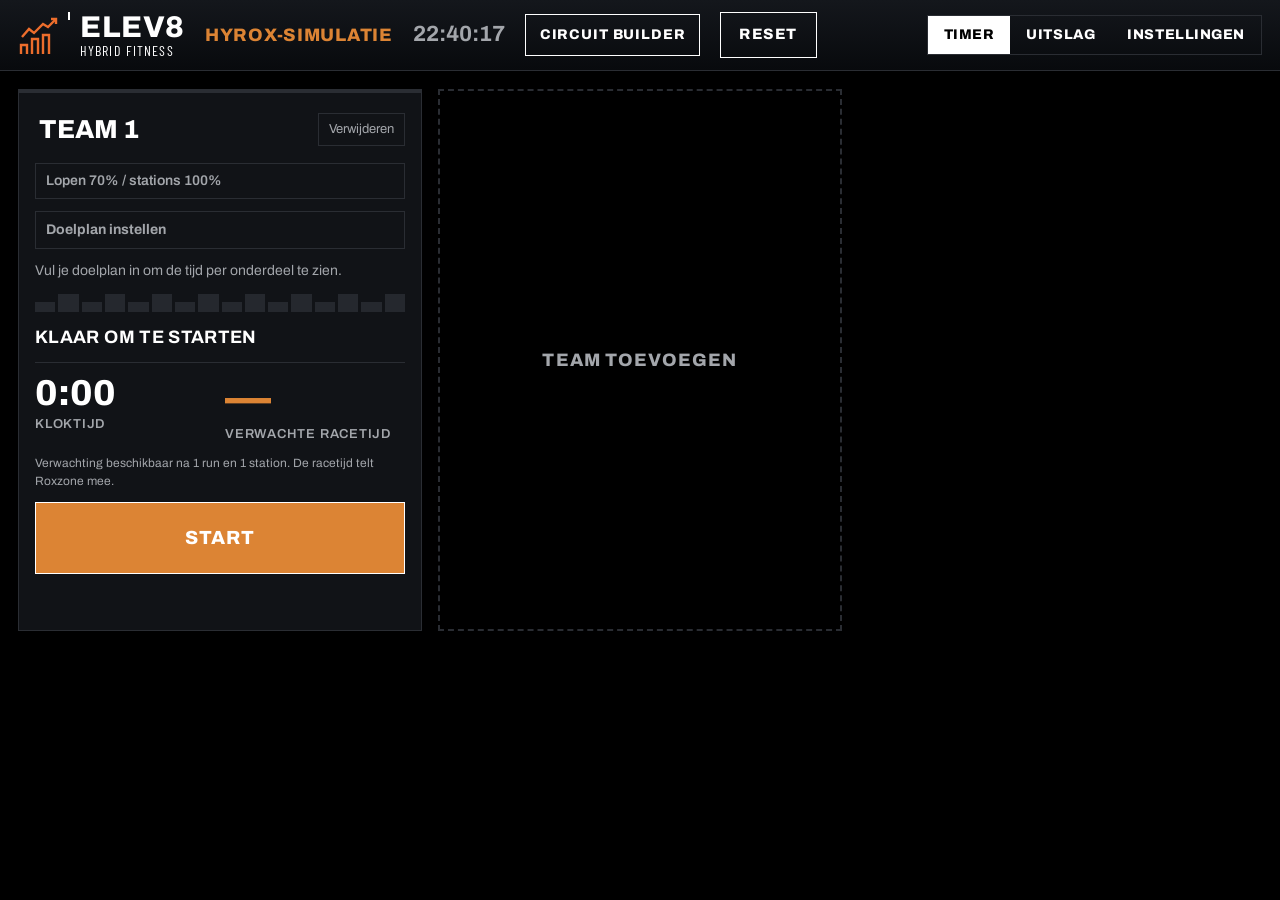
<file: hyroxsimulatie.html>
<!DOCTYPE html>
<html lang="nl">
<head>
<meta charset="utf-8">
<meta name="viewport" content="width=device-width, initial-scale=1, viewport-fit=cover">
<title>Elev8 HYROX-simulatie</title>
<link rel="preconnect" href="https://fonts.googleapis.com">
<link rel="preconnect" href="https://fonts.gstatic.com" crossorigin>
<link href="https://fonts.googleapis.com/css2?family=Archivo:wght@400;600;700;800&family=Barlow+Condensed:wght@400;500&display=swap" rel="stylesheet">
<style>
:root{
  --bg:#000000; --head:#080A0D; --surface:#111317; --ink:#FFFFFF; --muted:#A3A6AB; --line:#2A2D33;
  --orange:#DC8434; --run:#F2F2F2; --station:#DC8434; --on-run:#000000; --on-station:#FFFFFF; --idle:#25282E;
  --display:"Archivo","Arial Black","Helvetica Neue",Arial,sans-serif;
  --cond:"Barlow Condensed","Arial Narrow","Helvetica Neue",Arial,sans-serif;
  --body:"Archivo","Helvetica Neue",Arial,sans-serif;
  color-scheme:dark;
  box-sizing:border-box;
  padding-top:env(safe-area-inset-top,0px);
  padding-bottom:env(safe-area-inset-bottom,0px);
}
*,*::before,*::after{box-sizing:inherit}
html{scroll-padding-top:env(safe-area-inset-top,0px);background:var(--bg)}
body{margin:0;background:var(--bg);color:var(--ink);font-family:var(--body);font-size:17px;line-height:1.45;-webkit-text-size-adjust:100%}
body::before{content:"";position:fixed;inset:0 0 auto;height:env(safe-area-inset-top,0px);z-index:10;background:var(--head)}
button,input{font:inherit;color:inherit}
button{cursor:pointer;border-radius:0}
:focus-visible{outline:3px solid var(--orange);outline-offset:2px}
.num{font-variant-numeric:tabular-nums}

.top{position:sticky;top:env(safe-area-inset-top,0px);z-index:5;background:linear-gradient(180deg,#14171C,var(--head));border-bottom:1px solid var(--line);padding:12px 18px;display:flex;flex-wrap:wrap;gap:12px 20px;align-items:center}
.logo{display:flex;align-items:center;gap:10px;text-decoration:none;color:var(--ink)}
.logo svg{width:40px;height:40px;flex:none}
.logo .bar{width:2px;align-self:stretch;background:var(--ink)}
.logo .wm{display:flex;flex-direction:column;line-height:1}
.logo .wm b{font-family:var(--display);font-weight:800;font-size:30px;letter-spacing:.02em}
.logo .wm span{font-family:var(--cond);font-weight:400;font-size:14px;letter-spacing:.08em;margin-top:2px}
.top h1{font-family:var(--display);font-weight:800;font-size:18px;text-transform:uppercase;letter-spacing:.04em;margin:0;color:var(--orange)}
.clock{font-family:var(--display);font-size:22px;font-weight:700;color:var(--muted)}
.tabs{display:flex;gap:0;border:1px solid var(--line);margin-left:auto}
.tabs button{border:0;background:none;padding:9px 16px;font-family:var(--display);font-weight:800;text-transform:uppercase;letter-spacing:.04em;font-size:14px}
.tabs button[aria-pressed="true"]{background:var(--ink);color:var(--bg)}
.page-link{border:1px solid var(--ink);background:none;color:var(--ink);text-decoration:none;font-family:var(--display);font-weight:800;text-transform:uppercase;letter-spacing:.06em;font-size:14px;padding:10px 14px}
.resetall{border:1px solid var(--ink);background:none;color:var(--ink);font-family:var(--display);font-weight:800;text-transform:uppercase;letter-spacing:.1em;font-size:15px;padding:11px 18px}
.resetall.arm{background:var(--ink);color:var(--bg)}
main{padding:18px;max-width:1500px;margin:0 auto}
.grid{display:grid;grid-template-columns:repeat(auto-fill,minmax(min(100%,300px),1fr));gap:16px}

.team{background:var(--surface);border:1px solid var(--line);border-top:4px solid var(--line);padding:16px;display:flex;flex-direction:column;gap:12px}
.team.live{border-top-color:var(--orange)}
.team.fin{border-top-color:var(--ink)}
.thead{display:flex;gap:8px;align-items:center}
.thead input{flex:1;min-width:0;border:0;background:none;font-family:var(--display);font-size:26px;font-weight:800;text-transform:uppercase;padding:2px 4px}
.thead input:hover{background:var(--bg)}
.del{border:1px solid var(--line);background:none;padding:6px 10px;font-size:13px;color:var(--muted);white-space:nowrap}
.del.arm{background:var(--orange);color:#fff;border-color:var(--orange)}

.cfgbtn{border:1px solid var(--line);background:none;padding:7px 10px;font-size:14px;font-weight:600;color:var(--muted);text-align:left}
.cfgbtn.own{border-color:var(--orange);color:var(--orange)}
.cfg{display:grid;grid-template-columns:1fr 1fr;gap:10px;padding:12px;background:var(--bg);border:1px solid var(--line)}
.cfg label{display:flex;flex-direction:column;gap:4px;font-size:13px;font-weight:600;color:var(--muted)}
.cfg input{padding:8px;border:1px solid var(--line);background:var(--surface);font-size:20px;font-weight:700;border-radius:0;width:100%}
.cfgreset{grid-column:1/-1;border:0;background:none;color:var(--muted);text-decoration:underline;font-size:14px;text-align:left;padding:2px 0}
.cfgreset:disabled{visibility:hidden}
.planbtn{border:1px solid var(--line);background:none;padding:8px 10px;font-size:14px;font-weight:700;color:var(--muted);text-align:left}
.planbtn.own{border-color:var(--orange);color:var(--orange)}
.plan-fields{display:grid;grid-template-columns:1fr 1fr;gap:10px;padding:12px;background:var(--bg);border:1px solid var(--line)}
.plan-fields label{display:flex;flex-direction:column;gap:4px;font-size:13px;font-weight:600;color:var(--muted)}
.plan-fields input,.plan-fields select{width:100%;padding:8px;border:1px solid var(--line);background:var(--surface);font-size:18px;font-weight:700;border-radius:0}
.plan-fields .plan-message,.plan-fields .plan-hint{grid-column:1/-1;margin:0;color:var(--muted);font-size:13px}
.plan-fields .plan-message.error{color:var(--orange)}
.plan-preview{font-size:14px;color:var(--muted)}
.plan-instructions{margin:0;color:var(--muted);font-size:14px}
.nums .clock-hint{grid-column:1/-1;color:var(--muted);font-size:12px;text-transform:none;letter-spacing:normal;font-weight:400}
.source-details{border-top:1px solid var(--line);padding-top:10px}
.source-details p{margin:8px 0 0;color:var(--muted);font-size:13px}
.source-details a{color:var(--orange)}
.strip{display:grid;grid-template-columns:repeat(16,1fr);gap:3px;align-items:end}
.strip span{height:10px;background:var(--idle)}
.strip span.s{height:18px}
.strip span.r.done{background:var(--run)}
.strip span.s.done{background:var(--station)}
.strip span.cur{outline:2px solid var(--orange);outline-offset:1px}

.now{display:flex;justify-content:space-between;align-items:baseline;gap:8px}
.seg{font-weight:700;font-size:18px;text-transform:uppercase;letter-spacing:.02em}
.seg .tag{display:inline-block;font-size:12px;font-weight:800;padding:2px 8px;margin-right:8px;vertical-align:2px;letter-spacing:.08em}
.tag.r{background:var(--run);color:var(--on-run)} .tag.s{background:var(--station);color:var(--on-station)}
.segt{font-family:var(--display);font-size:24px;font-weight:700}

.nums{display:grid;grid-template-columns:1fr 1fr;gap:10px;border-top:1px solid var(--line);padding-top:12px}
.nums b{display:block;font-family:var(--display);font-weight:800;font-size:36px;line-height:1}
.nums .pred b{font-size:46px;color:var(--orange)}
.nums small{color:var(--muted);font-size:13px;text-transform:uppercase;letter-spacing:.06em;font-weight:600}

.go{border:1px solid var(--ink);padding:20px 12px;font-family:var(--display);font-weight:800;font-size:19px;text-transform:uppercase;letter-spacing:.06em;min-height:72px}
.go.r{background:var(--run);color:var(--on-run)}
.go.s{background:var(--station);color:var(--on-station)}
.go.idle{background:var(--orange);color:#fff}
.go:disabled{background:var(--idle);color:var(--muted);border-color:var(--line);cursor:default}
.go:active:not(:disabled){transform:scale(.985)}
.undo{border:0;background:none;color:var(--muted);text-decoration:underline;padding:4px;align-self:flex-start;font-size:14px}
.undo:disabled{visibility:hidden}

.add{border:2px dashed var(--line);background:none;min-height:200px;font-family:var(--display);font-weight:800;text-transform:uppercase;letter-spacing:.06em;font-size:18px;color:var(--muted)}
.add:hover{border-color:var(--orange);color:var(--orange)}

.panel{background:var(--surface);border:1px solid var(--line);border-top:4px solid var(--orange);padding:22px;max-width:760px}
.panel h2{font-family:var(--display);font-weight:800;text-transform:uppercase;font-size:26px;margin:0 0 6px}
.panel p{margin:0 0 16px;color:var(--muted);max-width:65ch}
.field{display:grid;grid-template-columns:1fr 120px;gap:4px 16px;align-items:center;padding:14px 0;border-top:1px solid var(--line)}
.field label{font-weight:700}
.field span{grid-column:1/2;color:var(--muted);font-size:15px}
.field input{grid-row:1/3;grid-column:2;width:100%;padding:10px;border:1px solid var(--line);background:var(--bg);font-size:20px;font-weight:700;text-align:right;border-radius:0}
.danger{margin-top:12px;border:1px solid var(--orange);background:none;color:var(--orange);font-weight:800;text-transform:uppercase;letter-spacing:.06em;padding:10px 16px}
.danger.arm{background:var(--orange);color:#fff}

.res{display:flex;flex-direction:column;gap:12px}
.res h2{font-family:var(--display)!important;font-weight:800;text-transform:uppercase}
.wrap{overflow-x:auto}
table{border-collapse:collapse;width:100%;min-width:520px}
th,td{text-align:left;padding:9px 10px;border-bottom:1px solid var(--line)}
th{font-size:13px;color:var(--muted);font-weight:700;text-transform:uppercase;letter-spacing:.06em}
td.n,th.n{text-align:right;font-variant-numeric:tabular-nums}
.big{font-family:var(--display);font-size:22px;font-weight:800;color:var(--orange)}
details{border-top:1px solid var(--line);padding:10px 0}
summary{cursor:pointer;font-weight:700}
.copy{border:1px solid var(--ink);background:var(--orange);color:#fff;font-weight:800;text-transform:uppercase;letter-spacing:.08em;padding:11px 18px;align-self:flex-start}
.toast{color:var(--orange);font-weight:700;margin-left:10px}
.status{color:var(--orange);font-size:14px;font-weight:600}
.status:empty{display:none}
.plan-analysis{border-top:1px solid var(--line);padding-top:18px;margin-top:8px}
.plan-analysis h3{font-family:var(--display);font-size:20px;text-transform:uppercase;margin:0}
.plan-analysis p{margin:0;color:var(--muted)}
.chart-legend{display:flex;gap:16px;flex-wrap:wrap;color:var(--muted);font-size:13px}
.chart-legend span{display:inline-flex;align-items:center;gap:6px}
.chart-legend i{display:inline-block;width:16px;height:8px;background:var(--run)}
.chart-legend .actual-key{background:var(--orange)}
.split-chart{list-style:none;margin:0;padding:0;min-width:650px}
.split-chart li{display:grid;grid-template-columns:140px 1fr;gap:12px;padding:8px 0;border-bottom:1px solid var(--line)}
.chart-name{font-weight:700;align-self:center}
.chart-bars{display:grid;gap:4px}
.barline{display:grid;grid-template-columns:42px minmax(40px,1fr) 58px;gap:8px;align-items:center;font-size:12px}
.bar-label{color:var(--muted)}
.bar{display:block;height:8px;background:var(--run);min-width:2px}
.bar.actual{background:var(--orange)}
.bar-value{text-align:right;font-variant-numeric:tabular-nums}
[aria-invalid="true"]{border-color:var(--orange)!important}
[hidden]{display:none!important}
@media (max-width:640px){.tabs{margin-left:0;width:100%}.tabs button{flex:1;padding:9px 6px}.top h1{display:none}}
@media (prefers-reduced-motion:reduce){.go:active{transform:none}}
</style>
</head>
<body>
<header class="top">
  <a class="logo" href="/hyroxsimulatie" aria-label="Naar de HYROX-timer">
    <svg viewBox="0 0 40 40" aria-hidden="true" fill="none" stroke="#EC6D2C" stroke-width="2.4" stroke-linejoin="miter"><path d="M3 39V30h6v9M14 39V24h6v15M25 39V20h6v19"/><path d="M4 22l7-8 5 4 9-9 5 3 7-7"/><path d="M33 4h5v5" /></svg>
    <span class="bar"></span>
    <span class="wm"><b>ELEV8</b><span>HYBRID FITNESS</span></span>
  </a>
  <h1>HYROX-simulatie</h1>
  <span class="clock num" id="clock">--:--</span>
  <span class="status" id="appStatus" role="status" aria-live="polite"></span>
  <a class="page-link" href="/circuitbuilder">Circuit builder</a>
  <button class="resetall" id="resetall">Reset</button>
  <nav class="tabs" aria-label="Weergave">
    <button data-view="timer" aria-pressed="true">Timer</button>
    <button data-view="uitslag" aria-pressed="false">Uitslag</button>
    <button data-view="instellingen" aria-pressed="false">Instellingen</button>
  </nav>
</header>

<main>
  <section id="v-timer"><div class="grid" id="grid"></div></section>

  <section id="v-uitslag" hidden><div class="panel res" id="res"></div></section>

  <section id="v-instellingen" hidden>
    <div class="panel">
      <h2>Simulatie en omrekening</h2>
      <p>Stel hier een korte trainingssimulatie in. Per team kun je loopafstand en stationvolume aanpassen. Het doelplan blijft uitgaan van de volledige HYROX-afstand.</p>
      <div class="field"><label for="runPct">Loopafstand in de simulatie (%)</label><span>70 betekent 700 m per run in plaats van 1 km.</span><input id="runPct" type="number" min="10" max="100" step="5" inputmode="numeric"></div>
      <div class="field"><label for="stationPct">Stationvolume in de simulatie (%)</label><span>100 betekent volledige afstanden en herhalingen.</span><input id="stationPct" type="number" min="10" max="100" step="5" inputmode="numeric"></div>
      <div class="field"><label for="runCorr">Vertraging over de volle loopafstand (%)</label><span>Op een langere run loop je iets trager. Telt alleen mee als de loopafstand onder 100% ligt.</span><input id="runCorr" type="number" min="0" max="20" step="1" inputmode="numeric"></div>
      <div class="field"><label for="rox">Roxzone per wissel (seconden)</label><span>Een race kent 16 wissels door de Roxzone, die in de sportschool grotendeels wegvallen.</span><input id="rox" type="number" min="0" max="90" step="5" inputmode="numeric"></div>
      <button class="danger" id="reset">Alle tijden wissen</button>
    </div>
  </section>
</main>

<script>
(function(){
  const SEGS=[
    ["Run 1","r",290],["SkiErg","s",285],["Run 2","r",305],["Sled push","s",240],
    ["Run 3","r",315],["Sled pull","s",300],["Run 4","r",320],["Burpee broad jumps","s",330],
    ["Run 5","r",320],["Roeien","s",300],["Run 6","r",325],["Farmers carry","s",120],
    ["Run 7","r",330],["Sandbag lunges","s",300],["Run 8","r",335],["Wall balls","s",360]
  ];
  const DIVISIONS=[
    {value:"openMen",label:"Open mannen",gender:"men"},
    {value:"proMen",label:"Pro mannen",gender:"men"},
    {value:"openWomen",label:"Open vrouwen",gender:"women"},
    {value:"proWomen",label:"Pro vrouwen",gender:"women"}
  ];
  const BENCHMARKS={
    men:[228,146,207,164,270,104,206,239],
    women:[263,167,238,207,236,85,187,235]
  };
  const BENCHMARK_SOURCE="https://pmc.ncbi.nlm.nih.gov/articles/PMC13409289/";
  const N=SEGS.length, KEY="hyrox-sim-v1";
  const DEFAULT_SETTINGS={runPct:70,stationPct:100,runCorr:3,rox:20};
  const SETTING_LIMITS={runPct:[10,100],stationPct:[10,100],runCorr:[0,20],rox:[0,90]};
  const mkTeam=i=>({id:Date.now().toString(36)+Math.random().toString(36).slice(2,6),name:"Team "+i,start:null,laps:[],plan:{goalSeconds:null,paceSeconds:null,division:"openMen"}});
  const status=document.getElementById("appStatus");
  const reportStorageError=message=>{status.textContent=message};
  function boundedSetting(value,key){
    const [min,max]=SETTING_LIMITS[key];
    return Number.isFinite(value)?Math.min(max,Math.max(min,value)):DEFAULT_SETTINGS[key];
  }
  function normalizeTeam(team,index){
    if(!team||typeof team!=="object") return null;
    const id=typeof team.id==="string"&&team.id?team.id:mkTeam(index+1).id;
    const name=typeof team.name==="string"?team.name.slice(0,60):"Team "+(index+1);
    const start=Number.isFinite(team.start)&&team.start>0?team.start:null;
    const laps=[];
    let previous=start;
    if(start&&Array.isArray(team.laps)){
      for(const lap of team.laps.slice(0,N)){
        if(!Number.isFinite(lap)||lap<previous) break;
        laps.push(lap);
        previous=lap;
      }
    }
    const cfg={};
    if(team.cfg&&typeof team.cfg==="object"){
      for(const key of ["runPct","stationPct"]){
        if(Number.isFinite(team.cfg[key])) cfg[key]=boundedSetting(team.cfg[key],key);
      }
    }
    const storedPlan=team.plan&&typeof team.plan==="object"?team.plan:{};
    const plan={
      goalSeconds:Number.isInteger(storedPlan.goalSeconds)&&storedPlan.goalSeconds>0&&storedPlan.goalSeconds<=43200?storedPlan.goalSeconds:null,
      paceSeconds:Number.isInteger(storedPlan.paceSeconds)&&storedPlan.paceSeconds>0&&storedPlan.paceSeconds<=3600?storedPlan.paceSeconds:null,
      division:DIVISIONS.some(item=>item.value===storedPlan.division)?storedPlan.division:"openMen"
    };
    return {id,name,start,laps,plan,...(Object.keys(cfg).length?{cfg}:{})};
  }
  let S;
  try{
    const stored=JSON.parse(localStorage.getItem(KEY)||"null");
    if(stored&&Array.isArray(stored.teams)){
      const settings={};
      for(const key of Object.keys(DEFAULT_SETTINGS)){
        settings[key]=boundedSetting(stored.settings&&stored.settings[key],key);
      }
      let teams=stored.teams.map(normalizeTeam).filter(Boolean);
      const defaultTeams=teams.length===4&&teams.every((team,index)=>
        team.name==="Team "+(index+1)&&!team.start&&!team.laps.length&&!team.cfg&&!team.plan.goalSeconds&&!team.plan.paceSeconds&&team.plan.division==="openMen"
      );
      if(defaultTeams) teams=teams.slice(0,1);
      if(!teams.length) teams=[mkTeam(1)];
      S={settings,teams};
    }else{
      S={settings:{...DEFAULT_SETTINGS},teams:[mkTeam(1)]};
    }
  }catch(error){
    console.error("Could not load HYROX simulation data.",error);
    reportStorageError("Opgeslagen gegevens konden niet worden gelezen. Er is een nieuwe simulatie gestart.");
    S={settings:{...DEFAULT_SETTINGS},teams:[mkTeam(1)]};
  }
  const save=()=>{
    try{
      localStorage.setItem(KEY,JSON.stringify(S));
      status.textContent="";
    }catch(error){
      console.error("Could not save HYROX simulation data.",error);
      reportStorageError("Opslaan mislukt. Controleer de opslagruimte en browserinstellingen.");
    }
  };

  const pad=n=>String(n).padStart(2,"0");
  function fmt(ms){
    if(ms==null||!isFinite(ms)) return "—";
    const t=Math.max(0,Math.round(ms/1000)),h=Math.floor(t/3600),m=Math.floor(t%3600/60),s=t%60;
    return h?`${h}:${pad(m)}:${pad(s)}`:`${m}:${pad(s)}`;
  }
  const isRun=i=>SEGS[i][1]==="r";
  const cfg=t=>Object.assign({},S.settings,(t&&t.cfg)||{});
  const custom=t=>!!(t.cfg&&Object.keys(t.cfg).length);
  const openCfg=new Set();
  function factor(i,t){
    const st=cfg(t);
    if(isRun(i)){const p=st.runPct/100;return (1/p)*(p<1?1+st.runCorr/100:1)}
    return 100/st.stationPct;
  }
  const segDur=(t,i)=>t.laps[i]-(i===0?t.start:t.laps[i-1]);

  function parseTimeInput(value,allowHours){
    const parts=String(value).trim().split(":");
    if(parts.some(part=>!/^\d+$/.test(part)))return null;
    let seconds;
    if(allowHours&&parts.length===3){
      const [hours,minutes,secs]=parts.map(Number);
      if(minutes>=60||secs>=60)return null;
      seconds=hours*3600+minutes*60+secs;
    }else if(parts.length===2){
      const [minutes,secs]=parts.map(Number);
      if(secs>=60)return null;
      seconds=minutes*60+secs;
    }else return null;
    return seconds>0&&seconds<=(allowHours?43200:3600)?seconds:null;
  }
  function timeInput(seconds,withHours){
    if(!seconds)return "";
    const hours=Math.floor(seconds/3600),minutes=Math.floor(seconds%3600/60),secs=seconds%60;
    return withHours&&seconds>=3600?`${hours}:${pad(minutes)}:${pad(secs)}`:`${Math.floor(seconds/60)}:${pad(secs)}`;
  }
  const division=t=>DIVISIONS.find(item=>item.value===t.plan.division)||DIVISIONS[0];
  function targetPlan(t){
    const {goalSeconds,paceSeconds}=t.plan;
    if(!goalSeconds||!paceSeconds)return {ok:false,message:"Vul een streeftijd en looptempo in om de verdeling te berekenen."};
    const runSeconds=paceSeconds*8;
    const roxSeconds=16*S.settings.rox;
    const stationBudget=goalSeconds-runSeconds-roxSeconds;
    if(stationBudget<=0)return {ok:false,message:`Niet haalbaar: 8 km lopen en Roxzone kosten al ${fmt((runSeconds+roxSeconds)*1000)}. Kies een langere streeftijd of sneller tempo; er moet ook tijd overblijven voor de stations.`};
    const profile=division(t).gender==="women"?BENCHMARKS.women:BENCHMARKS.men;
    const weightTotal=profile.reduce((sum,value)=>sum+value,0);
    const exact=profile.map(value=>stationBudget*value/weightTotal);
    const stations=exact.map(Math.floor);
    let remainder=stationBudget-stations.reduce((sum,value)=>sum+value,0);
    exact.map((value,index)=>({index,remainder:value-stations[index]}))
      .sort((a,b)=>b.remainder-a.remainder)
      .slice(0,remainder)
      .forEach(item=>stations[item.index]++);
    let stationIndex=0;
    const targets=SEGS.map((segment,index)=>isRun(index)?paceSeconds:stations[stationIndex++]);
    return {ok:true,goalSeconds,paceSeconds,runSeconds,roxSeconds,stationBudget,targets,stations,division:division(t)};
  }

  function predict(t,now){
    const n=t.laps.length; if(!t.start||n===0) return null;
    let pr=0,rr=0,ps=0,rs=0;
    for(let i=0;i<n;i++){const v=segDur(t,i)*factor(i,t),ref=SEGS[i][2]*1000;
      if(isRun(i)){pr+=v;rr+=ref}else{ps+=v;rs+=ref}}
    if(n<N&&(!rr||!rs)) return null;
    const perfR=pr/rr, perfS=ps/rs;
    const perf=i=>isRun(i)?perfR:perfS;
    let total=pr+ps+16*S.settings.rox*1000;
    if(n===N) return total;
    const cur=(now-t.laps[n-1])*factor(n,t);
    total+=Math.max(cur,perf(n)*SEGS[n][2]*1000);
    for(let i=n+1;i<N;i++) total+=perf(i)*SEGS[i][2]*1000;
    return total;
  }

  // ---------- timer view ----------
  const grid=document.getElementById("grid");
  const openPlan=new Set();
  function planHTML(t){
    const open=openPlan.has(t.id),plan=targetPlan(t);
    const invalid=!plan.ok&&plan.message.startsWith("Niet haalbaar:");
    const preview=plan.ok?`Hardlopen ${fmt(plan.runSeconds*1000)} · stations ${fmt(plan.stationBudget*1000)} · Roxzone ${fmt(plan.roxSeconds*1000)}`:plan.message;
    return `<button class="planbtn${t.plan.goalSeconds&&t.plan.paceSeconds?" own":""}" aria-expanded="${open}">Doelplan instellen</button>
      <div class="plan-fields" ${open?"":"hidden"}>
        <p class="plan-instructions">Vul je streeftijd en tempo in. Bijvoorbeeld <strong>1:15:00</strong> en <strong>5:30 per km</strong>.</p>
        <label for="goal-${esc(t.id)}">Streeftijd<input id="goal-${esc(t.id)}" type="text" data-plan="goalSeconds" aria-describedby="plan-message-${esc(t.id)}" inputmode="numeric" maxlength="8" placeholder="1:15:00" value="${timeInput(t.plan.goalSeconds,true)}"></label>
        <label for="pace-${esc(t.id)}">Hardlooptempo per km<input id="pace-${esc(t.id)}" type="text" data-plan="paceSeconds" aria-describedby="plan-message-${esc(t.id)}" inputmode="numeric" maxlength="5" placeholder="5:30" value="${timeInput(t.plan.paceSeconds,false)}"></label>
        <label for="division-${esc(t.id)}">Divisie<select id="division-${esc(t.id)}" data-plan-division>${DIVISIONS.map(item=>`<option value="${item.value}" ${item.value===t.plan.division?"selected":""}>${item.label}</option>`).join("")}</select></label>
        <p class="plan-message${invalid?" error":""}" id="plan-message-${esc(t.id)}" role="status" aria-live="polite">${esc(plan.ok?preview:plan.message)}</p>
      </div>
      <div class="plan-preview" aria-live="polite">${esc(plan.ok?preview:"Vul je doelplan in om de tijd per onderdeel te zien.")}</div>`;
  }
  function cfgHTML(t){
    const c=cfg(t),open=openCfg.has(t.id),own=custom(t);
    return `<button class="cfgbtn${own?" own":""}" aria-expanded="${open}">Lopen ${c.runPct}% / stations ${c.stationPct}%${own?" (eigen instelling)":""}</button>
      <div class="cfg" ${open?"":"hidden"}>
        <label>Loopafstand (%)<input type="number" data-k="runPct" min="10" max="100" step="5" inputmode="numeric" value="${c.runPct}"></label>
        <label>Stationvolume (%)<input type="number" data-k="stationPct" min="10" max="100" step="5" inputmode="numeric" value="${c.stationPct}"></label>
        <button class="cfgreset" ${own?"":"disabled"}>Standaard gebruiken</button>
      </div>`;
  }
  function cardHTML(t){
    const n=t.laps.length, fin=n===N, started=!!t.start;
    const cells=SEGS.map((s,i)=>`<span class="${s[1]}${i<n?" done":""}${started&&!fin&&i===n?" cur":""}" title="${s[0]}"></span>`).join("");
    let seg="Klaar om te starten", btn="Start", bcls="idle";
    if(fin){seg="Gefinisht";btn="Gefinisht";bcls=""}
    else if(started){const s=SEGS[n];seg=`<span class="tag ${s[1]}">${s[1]==="r"?"Lopen":"Station"}</span>${s[0]}`;btn=`Klaar met ${s[0]}`;bcls=s[1]}
    return `<header class="thead"><input aria-label="Teamnaam" maxlength="60" value="${esc(t.name)}"><button class="del">Verwijderen</button></header>
      ${cfgHTML(t)}
      ${planHTML(t)}
      <div class="strip" aria-hidden="true">${cells}</div>
      <div class="now"><span class="seg">${seg}</span><span class="segt num" data-segt></span></div>
      <div class="nums"><div><b class="num" data-total>0:00</b><small>Kloktijd</small></div>
      <div class="pred"><b class="num" data-pred>—</b><small>Verwachte racetijd</small></div>
      <small class="clock-hint">Verwachting beschikbaar na 1 run en 1 station. De racetijd telt Roxzone mee.</small></div>
      <button class="go ${bcls}" ${fin?"disabled":""}>${btn}</button>
      <button class="undo" ${n||started?"":"disabled"}>${n?"Laatste onderdeel ongedaan maken":"Start ongedaan maken"}</button>`;
  }
  function renderCard(el,t){el.className="team"+(t.laps.length===N?" fin":(t.start?" live":""));el.innerHTML=cardHTML(t);wire(el,t)}
  function renderGrid(){
    grid.innerHTML="";
    S.teams.forEach(t=>{const el=document.createElement("article");el.dataset.id=t.id;grid.appendChild(el);renderCard(el,t)});
    const add=document.createElement("button");add.className="add";add.textContent="Team toevoegen";
    add.onclick=()=>{S.teams.push(mkTeam(S.teams.length+1));save();renderGrid()};
    grid.appendChild(add);tick();
  }
  function wire(el,t){
    el.querySelector(".thead input").oninput=e=>{t.name=e.target.value;save()};
    el.querySelector(".cfgbtn").onclick=()=>{openCfg.has(t.id)?openCfg.delete(t.id):openCfg.add(t.id);renderCard(el,t);tick()};
    el.querySelectorAll(".cfg input").forEach(inp=>inp.onchange=()=>{
      const k=inp.dataset.k;let v=parseFloat(inp.value);
      if(!isFinite(v))v=cfg(t)[k];v=Math.min(+inp.max,Math.max(+inp.min,v));
      t.cfg=t.cfg||{};if(v===S.settings[k])delete t.cfg[k];else t.cfg[k]=v;
      save();renderCard(el,t);tick();
    });
    el.querySelector(".cfgreset").onclick=()=>{delete t.cfg;save();renderCard(el,t);tick()};
    el.querySelector(".planbtn").onclick=()=>{openPlan.has(t.id)?openPlan.delete(t.id):openPlan.add(t.id);renderCard(el,t);tick()};
    el.querySelectorAll(".plan-fields input").forEach(inp=>inp.onchange=()=>{
      const key=inp.dataset.plan,value=inp.value.trim();
      const seconds=value?parseTimeInput(value,key==="goalSeconds"):null;
      const message=el.querySelector(".plan-message");
      if(value&&!seconds){
        inp.setAttribute("aria-invalid","true");
        message.classList.add("error");
        message.textContent=key==="goalSeconds"?"Vul de streeftijd in als MM:SS (bijv. 75:00) of HH:MM:SS (bijv. 1:15:00).":"Vul je tempo in als MM:SS per kilometer (bijv. 5:30).";
        return;
      }
      inp.removeAttribute("aria-invalid");
      message.textContent="";
      t.plan[key]=seconds;
      save();renderCard(el,t);tick();
    });
    el.querySelectorAll(".plan-fields input").forEach(inp=>inp.oninput=()=>{
      inp.removeAttribute("aria-invalid");
      const message=el.querySelector(".plan-message");
      message.classList.remove("error");
      message.textContent="";
    });
    el.querySelector("[data-plan-division]").onchange=e=>{
      t.plan.division=e.target.value;save();renderCard(el,t);tick();
    };
    el.querySelector(".go").onclick=()=>{
      const now=Date.now();
      if(!t.start){t.start=now;wake()}else if(t.laps.length<N){t.laps.push(now);if(navigator.vibrate)navigator.vibrate(60)}
      save();renderCard(el,t);tick();
    };
    el.querySelector(".undo").onclick=()=>{if(t.laps.length)t.laps.pop();else t.start=null;save();renderCard(el,t);tick()};
    const del=el.querySelector(".del");let timer;
    del.onclick=()=>{
      if(del.classList.contains("arm")){S.teams=S.teams.filter(x=>x.id!==t.id);save();renderGrid();return}
      del.classList.add("arm");del.textContent="Zeker weten?";
      clearTimeout(timer);timer=setTimeout(()=>{del.classList.remove("arm");del.textContent="Verwijderen"},3000);
    };
  }
  function tick(){
    const now=Date.now();
    const d=new Date();document.getElementById("clock").textContent=`${pad(d.getHours())}:${pad(d.getMinutes())}:${pad(d.getSeconds())}`;
    grid.querySelectorAll(".team").forEach(el=>{
      const t=S.teams.find(x=>x.id===el.dataset.id);if(!t)return;
      const n=t.laps.length,fin=n===N;
      const end=fin?t.laps[N-1]:now;
      el.querySelector("[data-total]").textContent=t.start?fmt(end-t.start):"0:00";
      el.querySelector("[data-segt]").textContent=t.start&&!fin?fmt(now-(n?t.laps[n-1]:t.start)):"";
      el.querySelector("[data-pred]").textContent=fmt(predict(t,now));
    });
    if(!document.getElementById("v-uitslag").hidden){
      const rankedRows=[];
      res.querySelectorAll("tr[data-result-team]").forEach((row,index)=>{
        const t=S.teams.find(team=>team.id===row.dataset.resultTeam);
        if(!t)return;
        const end=t.laps.length===N?t.laps[N-1]:now;
        const prediction=predict(t,now);
        row.querySelector("[data-result-total]").textContent=t.start?fmt(end-t.start):"—";
        row.querySelector("[data-result-pred]").textContent=fmt(prediction);
        rankedRows.push({row,prediction,index});
      });
      rankedRows.sort((a,b)=>{
        if(a.prediction==null)return b.prediction==null?a.index-b.index:1;
        if(b.prediction==null)return -1;
        return a.prediction-b.prediction||a.index-b.index;
      });
      const tbody=res.querySelector("tbody");
      rankedRows.forEach(({row})=>tbody.appendChild(row));
    }
  }
  const resetAll=document.getElementById("resetall");let rat;
  resetAll.onclick=()=>{
    if(resetAll.classList.contains("arm")){
      clearTimeout(rat);S.teams.forEach(t=>{t.start=null;t.laps=[]});save();renderGrid();
      if(!document.getElementById("v-uitslag").hidden)renderRes();
      resetAll.classList.remove("arm");resetAll.textContent="Reset";return}
    resetAll.classList.add("arm");resetAll.textContent="Tik nogmaals";
    clearTimeout(rat);rat=setTimeout(()=>{resetAll.classList.remove("arm");resetAll.textContent="Reset"},3000);
  };

  // ---------- wake lock ----------
  let lock=null;
  async function wake(){try{if("wakeLock" in navigator&&!lock){lock=await navigator.wakeLock.request("screen");lock.addEventListener("release",()=>lock=null)}}catch(e){}}
  document.addEventListener("visibilitychange",()=>{if(document.visibilityState==="visible"&&S.teams.some(t=>t.start&&t.laps.length<N))wake()});

  // ---------- results ----------
  const res=document.getElementById("res");
  function renderRes(){
    const now=Date.now();
    const rows=S.teams.map(t=>({t,p:predict(t,now),n:t.laps.length})).sort((a,b)=>{
      if(a.p==null)return 1;if(b.p==null)return -1;return a.p-b.p});
    let h=`<h2 style="font-size:26px;margin:0">Uitslag</h2>
      <p style="margin:0;color:var(--muted)">Je racetijd wordt tijdens de simulatie steeds bijgewerkt. De kloktijd telt geen Roxzone mee.</p>
      <div class="wrap"><table><thead><tr><th>Team</th><th>Lopen / stations</th><th class="n">Onderdelen</th><th class="n">Kloktijd</th><th class="n">Racetijd incl. Roxzone</th></tr></thead><tbody>`;
    rows.forEach(r=>{const end=r.n===N?r.t.laps[N-1]:now;
      h+=`<tr data-result-team="${esc(r.t.id)}"><td>${esc(r.t.name)}</td><td>${cfg(r.t).runPct}% / ${cfg(r.t).stationPct}%</td><td class="n">${r.n}/${N}</td><td class="n" data-result-total>${r.t.start?fmt(end-r.t.start):"—"}</td><td class="n big" data-result-pred>${fmt(r.p)}</td></tr>`});
    h+=`</tbody></table></div>`;
    rows.forEach(r=>{if(!r.n)return;
      h+=`<details><summary>${esc(r.t.name)} per onderdeel</summary><div class="wrap"><table><thead><tr><th>Onderdeel</th><th class="n">Gemeten</th><th class="n">Omgerekend</th></tr></thead><tbody>`;
      for(let i=0;i<r.n;i++){const v=segDur(r.t,i);h+=`<tr><td>${SEGS[i][0]}</td><td class="n">${fmt(v)}</td><td class="n">${fmt(v*factor(i,r.t))}</td></tr>`}
      h+=`</tbody></table></div></details>`});
    rows.forEach(r=>{if(r.n===N&&(r.t.plan.goalSeconds||r.t.plan.paceSeconds))h+=planAnalysisHTML(r.t)});
    h+=`<div><button class="copy" id="copy">Uitslag kopiëren</button><span class="toast" id="toast" hidden>Gekopieerd</span></div>`;
    res.innerHTML=h;
    document.getElementById("copy").onclick=async()=>{
      const copiedAt=Date.now();
      const currentRows=S.teams.map(t=>({t,p:predict(t,copiedAt),n:t.laps.length})).sort((a,b)=>{
        if(a.p==null)return 1;if(b.p==null)return -1;return a.p-b.p});
      const txt="HYROX-simulatie, geschatte racetijden\n"+currentRows.map((r,i)=>`${i+1}. ${r.t.name}: ${fmt(r.p)} (gemeten ${r.t.start?fmt((r.n===N?r.t.laps[N-1]:copiedAt)-r.t.start):"—"}, ${r.n}/${N}, lopen ${cfg(r.t).runPct}%, stations ${cfg(r.t).stationPct}%)`).join("\n");
      try{
        await navigator.clipboard.writeText(txt);
        const t=document.getElementById("toast");t.hidden=false;setTimeout(()=>t.hidden=true,2000);
      }catch(error){
        console.error("Could not copy HYROX results.",error);
        reportStorageError("Kopiëren is niet gelukt. Controleer de browserrechten.");
      }
    };
  }
  function planAnalysisHTML(t){
    const plan=targetPlan(t);
    if(!plan.ok)return `<section class="plan-analysis"><h3>Doelplan en analyse: ${esc(t.name)}</h3><p>${esc(plan.message)}</p></section>`;
    const actualRows=SEGS.map((segment,index)=>({
      name:segment[0],
      target:plan.targets[index],
      actual:segDur(t,index)*factor(index,t)/1000
    }));
    actualRows.push({name:"Roxzone (totaal)",target:plan.roxSeconds,actual:16*S.settings.rox});
    const actualTotal=actualRows.reduce((sum,row)=>sum+row.actual,0);
    const delta=actualTotal-plan.goalSeconds;
    const max=Math.max(...actualRows.map(row=>Math.max(row.target,row.actual)),1);
    const signed=value=>`${value>0?"+":value<0?"-":""}${fmt(Math.abs(value)*1000)}`;
    const overTarget=actualRows.filter(row=>row.actual-row.target>30)
      .sort((a,b)=>(b.actual-b.target)-(a.actual-a.target)).slice(0,3);
    const chart=actualRows.map(row=>{
      const targetWidth=Math.max(0,row.target/max*100),actualWidth=Math.max(0,row.actual/max*100);
      return `<li><span class="chart-name">${esc(row.name)}</span><div class="chart-bars">
        <div class="barline"><span class="bar-label">Doel</span><span class="bar" aria-hidden="true" style="width:${targetWidth}%"></span><span class="bar-value">${fmt(row.target*1000)}</span></div>
        <div class="barline"><span class="bar-label">Werkelijk</span><span class="bar actual" aria-hidden="true" style="width:${actualWidth}%"></span><span class="bar-value">${fmt(row.actual*1000)}</span></div>
      </div></li>`;
    }).join("");
    const table=actualRows.map(row=>`<tr><td>${esc(row.name)}</td><td class="n">${fmt(row.target*1000)}</td><td class="n">${fmt(row.actual*1000)}</td><td class="n">${signed(row.actual-row.target)}</td></tr>`).join("");
    return `<section class="plan-analysis">
      <h3>Doelplan en analyse: ${esc(t.name)}</h3>
      <p>Doel ${fmt(plan.goalSeconds*1000)} · tempo ${timeInput(plan.paceSeconds,false)}/km · ${plan.division.label}.</p>
      <p>${delta===0?"Je eindtijd is precies je doel.":`Je eindtijd is ${fmt(Math.abs(delta)*1000)} ${delta>0?"boven":"onder"} je doel.`}</p>
      ${overTarget.length?`<p><strong>Meeste ruimte om te verbeteren:</strong> ${overTarget.map(row=>`${esc(row.name)} ${signed(row.actual-row.target)}`).join("; ")}.</p>`:`<p>Alle onderdelen bleven binnen 30 seconden van je richttijd.</p>`}
      <div class="chart-legend"><span><i></i> Doel</span><span><i class="actual-key"></i> Werkelijk</span></div>
      <div class="wrap" role="region" aria-label="Grafiek doel versus werkelijk per onderdeel" tabindex="0"><ol class="split-chart">${chart}</ol></div>
      <div class="wrap"><table><caption>Doel- en gemeten tijden per onderdeel</caption><thead><tr><th>Onderdeel</th><th class="n">Doel</th><th class="n">Werkelijk</th><th class="n">Verschil</th></tr></thead><tbody>${table}</tbody>
        <tfoot><tr><th scope="row">Totaal incl. Roxzone</th><td class="n">${fmt(plan.goalSeconds*1000)}</td><td class="n">${fmt(actualTotal*1000)}</td><td class="n">${signed(delta)}</td></tr></tfoot>
      </table></div>
      <details class="source-details"><summary>Hoe is dit doelplan berekend?</summary>
        <p>Je tempo bepaalt de 8 km looptijd. De resterende tijd wordt over de stations verdeeld; de simulatorinstelling bepaalt de Roxzone. De verdeling is een richtlijn, geen voorspelling. Open gebruikt dezelfde stationverhouding als Pro, omdat openbare Open-splits ontbreken. <a href="${BENCHMARK_SOURCE}" target="_blank" rel="noopener">Lees over de gebruikte stationstijden</a>.</p>
      </details>
    </section>`;
  }
  const esc=s=>s.replace(/[&<>"]/g,c=>({"&":"&amp;","<":"&lt;",">":"&gt;",'"':"&quot;"}[c]));

  // ---------- settings ----------
  ["runPct","stationPct","runCorr","rox"].forEach(k=>{
    const inp=document.getElementById(k);inp.value=S.settings[k];
    inp.onchange=()=>{let v=parseFloat(inp.value);const min=+inp.min,max=+inp.max;
      if(!isFinite(v))v=S.settings[k];v=Math.min(max,Math.max(min,v));inp.value=v;S.settings[k]=v;save()};
  });
  const reset=document.getElementById("reset");let rt;
  reset.onclick=()=>{
    if(reset.classList.contains("arm")){S.teams.forEach(t=>{t.start=null;t.laps=[]});save();renderGrid();
      reset.classList.remove("arm");reset.textContent="Alle tijden wissen";return}
    reset.classList.add("arm");reset.textContent="Tik nogmaals om alles te wissen";
    clearTimeout(rt);rt=setTimeout(()=>{reset.classList.remove("arm");reset.textContent="Alle tijden wissen"},3000);
  };

  // ---------- tabs ----------
  document.querySelectorAll(".tabs button").forEach(b=>b.onclick=()=>{
    document.querySelectorAll(".tabs button").forEach(x=>x.setAttribute("aria-pressed",x===b));
    ["timer","uitslag","instellingen"].forEach(v=>document.getElementById("v-"+v).hidden=v!==b.dataset.view);
    if(b.dataset.view==="uitslag")renderRes();
    if(b.dataset.view==="timer")renderGrid();
  });

  renderGrid();
  setInterval(tick,250);
})();
</script>
</body>
</html>
</file>
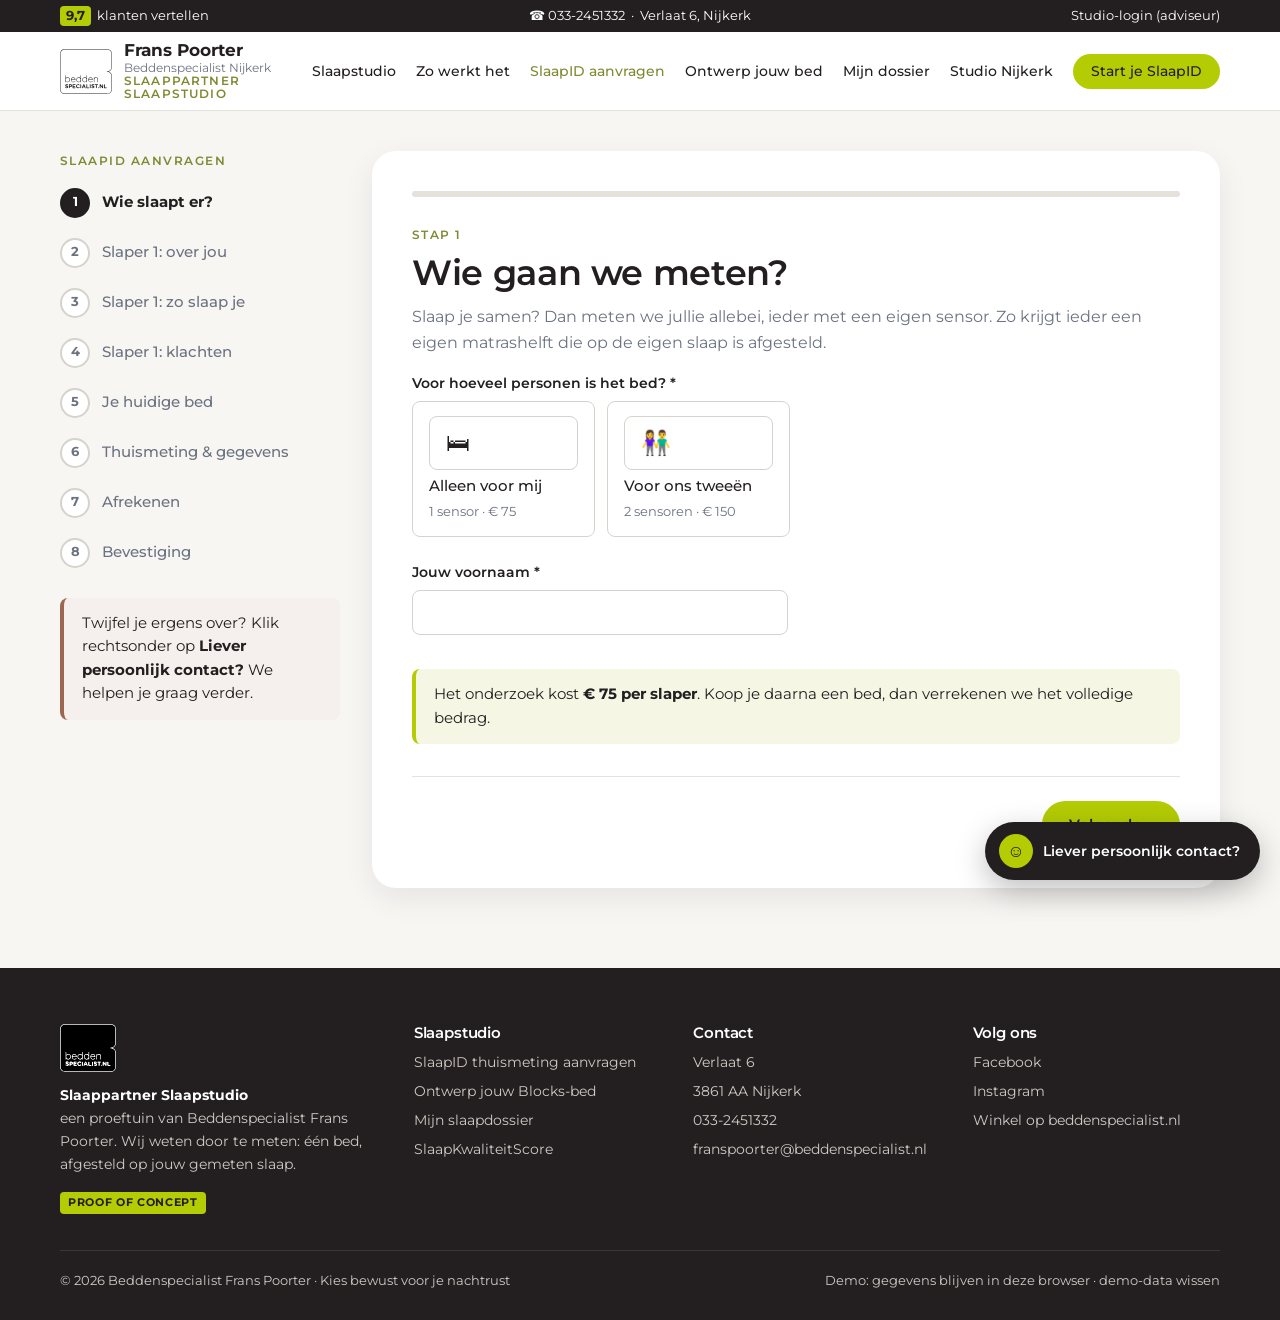
<file: slaapstudio/aanvragen.html>
<!DOCTYPE html>
<html lang="nl">
<head>
  <meta charset="UTF-8">
  <meta name="viewport" content="width=device-width, initial-scale=1.0">
  <title>SlaapID aanvragen | Slaappartner Slaapstudio – Frans Poorter</title>
  <link rel="icon" href="img/beddenspecialist.svg">
  <link rel="stylesheet" href="slaapstudio.css">
</head>
<body style="background:var(--bg-soft)">
  <div id="ss-header"></div>
  <main class="wrap">
    <div class="wizard-shell">
      <aside class="wizard-side">
        <span class="kicker">SlaapID aanvragen</span>
        <ol class="wizard-steps" id="wz-steps"></ol>
        <div class="notice sand small" style="margin-top:20px">Twijfel je ergens over? Klik rechtsonder op <b>Liever persoonlijk contact?</b> We helpen je graag verder.</div>
      </aside>
      <section class="wizard-panel">
        <div class="progress"><div id="wz-progress" style="width:0"></div></div>
        <form id="wz-form" novalidate></form>
        <div class="wizard-nav" id="wz-nav">
          <button class="btn btn-ghost" type="button" id="wz-back">← Vorige</button>
          <button class="btn btn-primary" type="button" id="wz-next">Volgende →</button>
        </div>
      </section>
    </div>
  </main>
  <div id="ss-footer"></div>
  <script src="js/core.js"></script>
  <script src="js/model.js"></script>
  <script src="js/wizard.js"></script>
</body>
</html>
</file>
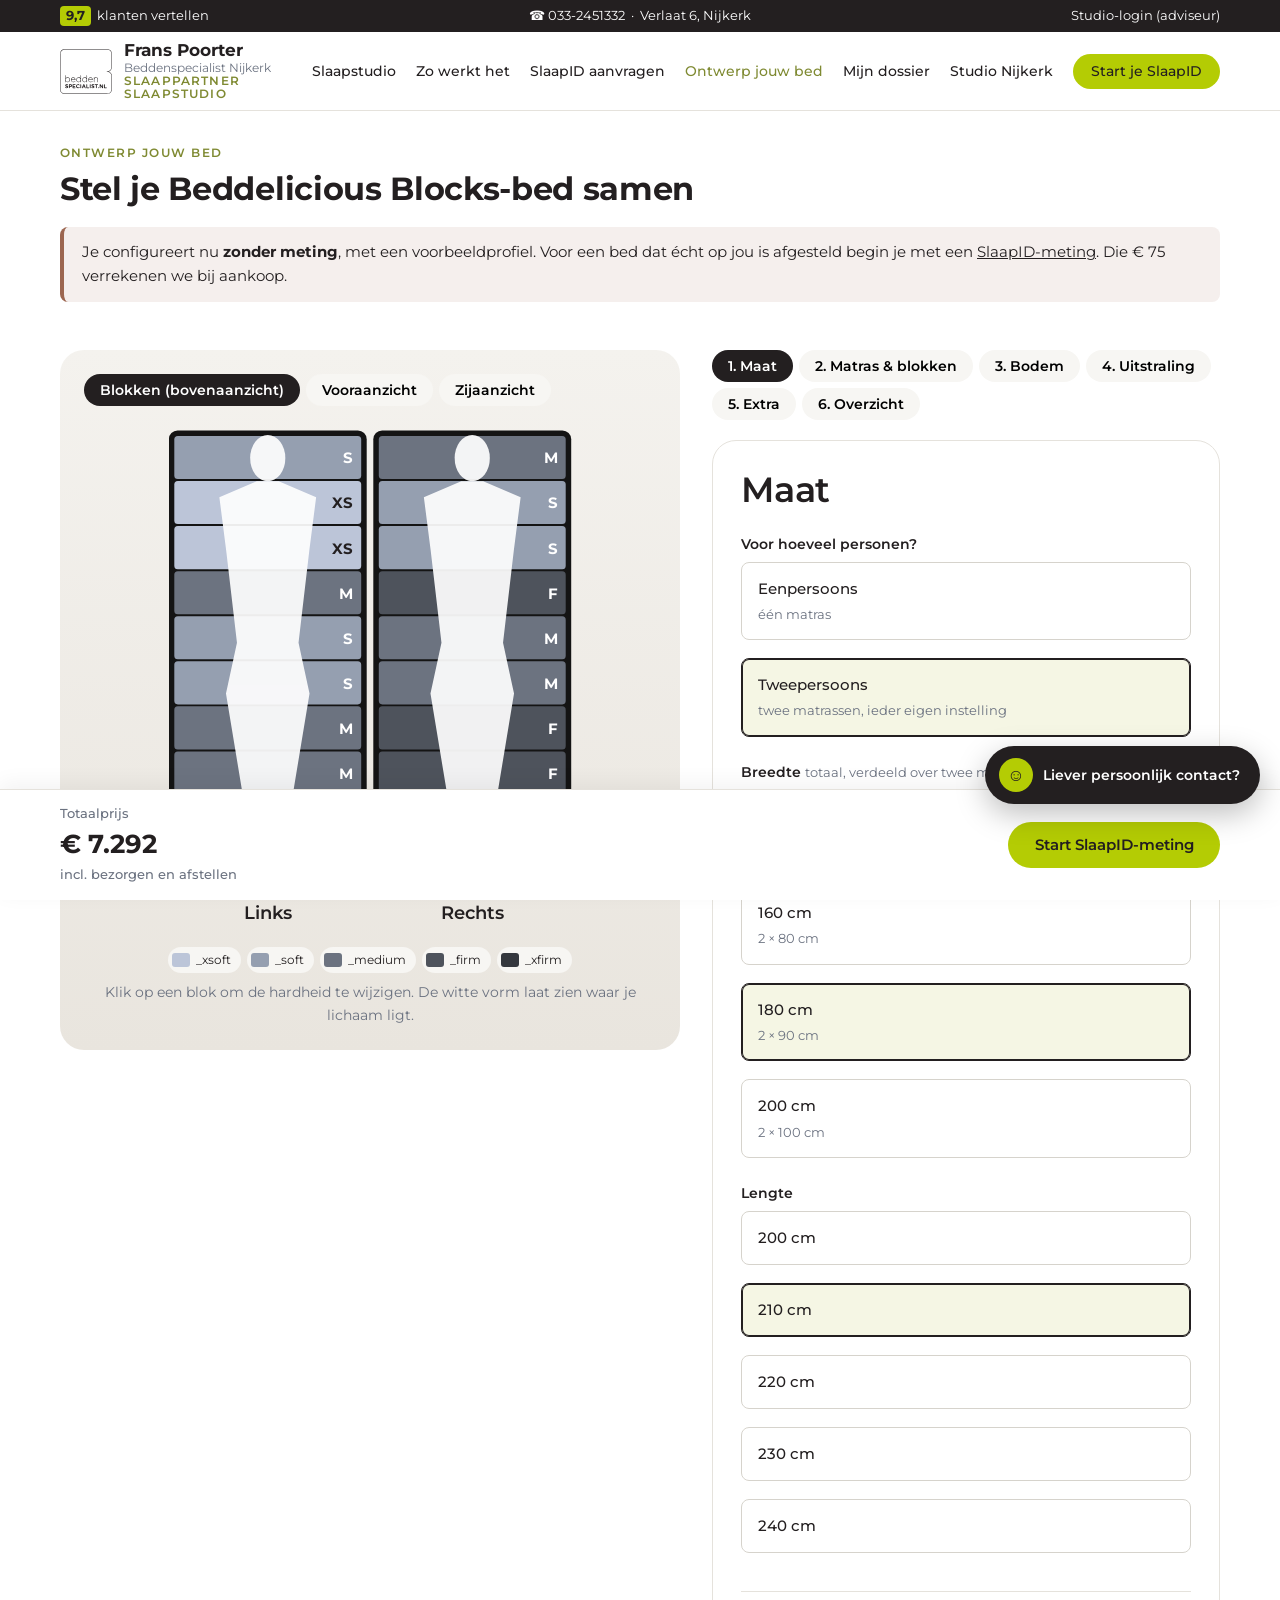
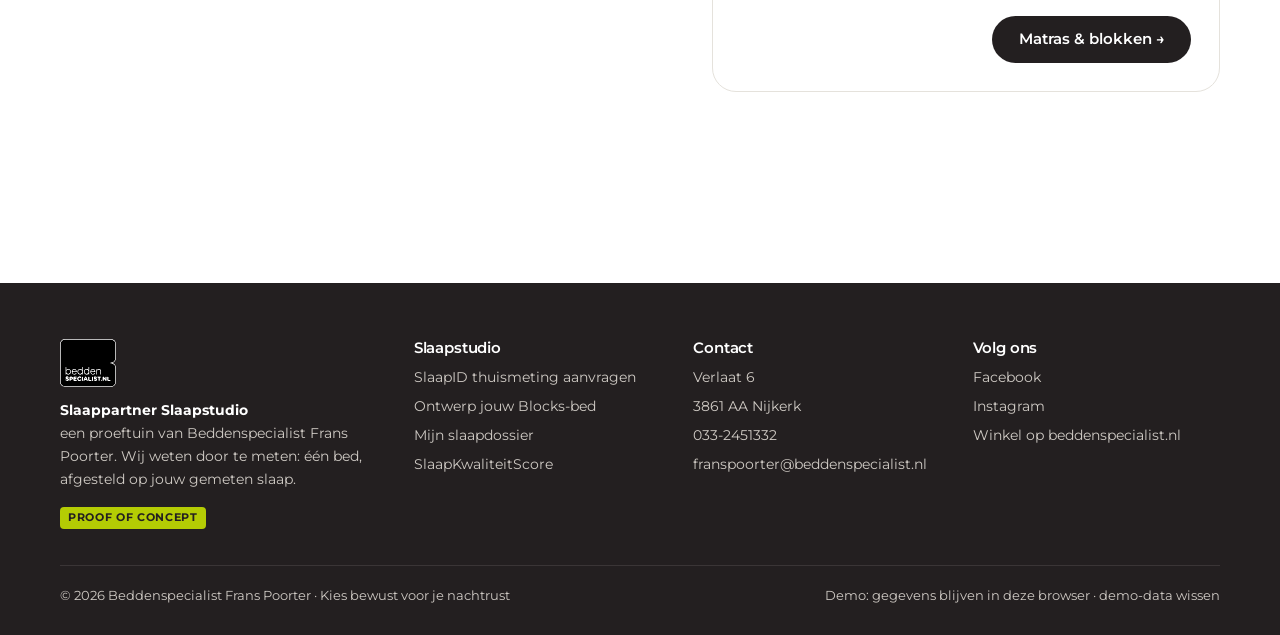
<file: slaapstudio/configurator.html>
<!DOCTYPE html>
<html lang="nl">
<head>
  <meta charset="UTF-8">
  <meta name="viewport" content="width=device-width, initial-scale=1.0">
  <title>Ontwerp jouw bed | Slaappartner Slaapstudio – Frans Poorter</title>
  <link rel="icon" href="img/beddenspecialist.svg">
  <link rel="stylesheet" href="slaapstudio.css">
</head>
<body class="has-pricebar">
  <div id="ss-header"></div>
  <main class="wrap">
    <div id="cfg-intro" style="padding-top:32px"></div>
    <div class="config-shell">
      <div class="config-stage">
        <div class="config-tabs" id="view-tabs">
          <button class="active" data-view="top" type="button">Blokken (bovenaanzicht)</button>
          <button data-view="front" type="button">Vooraanzicht</button>
          <button data-view="side" type="button">Zijaanzicht</button>
        </div>
        <div class="chart-wrap" id="stage-view" style="max-width:520px;margin:0 auto"></div>
        <div id="stage-extra" style="margin-top:12px"></div>
      </div>
      <div>
        <div class="config-tabs" id="cfg-tabs"></div>
        <div class="card" id="cfg-panel"></div>
      </div>
    </div>
  </main>
  <div class="price-bar"><div class="wrap">
    <div class="price"><small id="pb-label">Totaalprijs</small><span id="pb-total">€ 0</span> <small id="pb-sub"></small></div>
    <div class="btn-row"><button class="btn btn-outline btn-sm" id="pb-save" type="button">Bewaar in mijn dossier</button><button class="btn btn-primary" id="pb-order" type="button">Bestellen</button></div>
  </div></div>
  <div class="modal-back" id="order-modal"><div class="modal" style="max-width:640px"><button class="close" type="button" data-close>×</button><div id="order-body"></div></div></div>
  <div id="ss-footer"></div>
  <script src="js/core.js"></script>
  <script src="js/model.js"></script>
  <script src="js/flow.js"></script>
  <script src="js/configurator.js"></script>
</body>
</html>
</file>
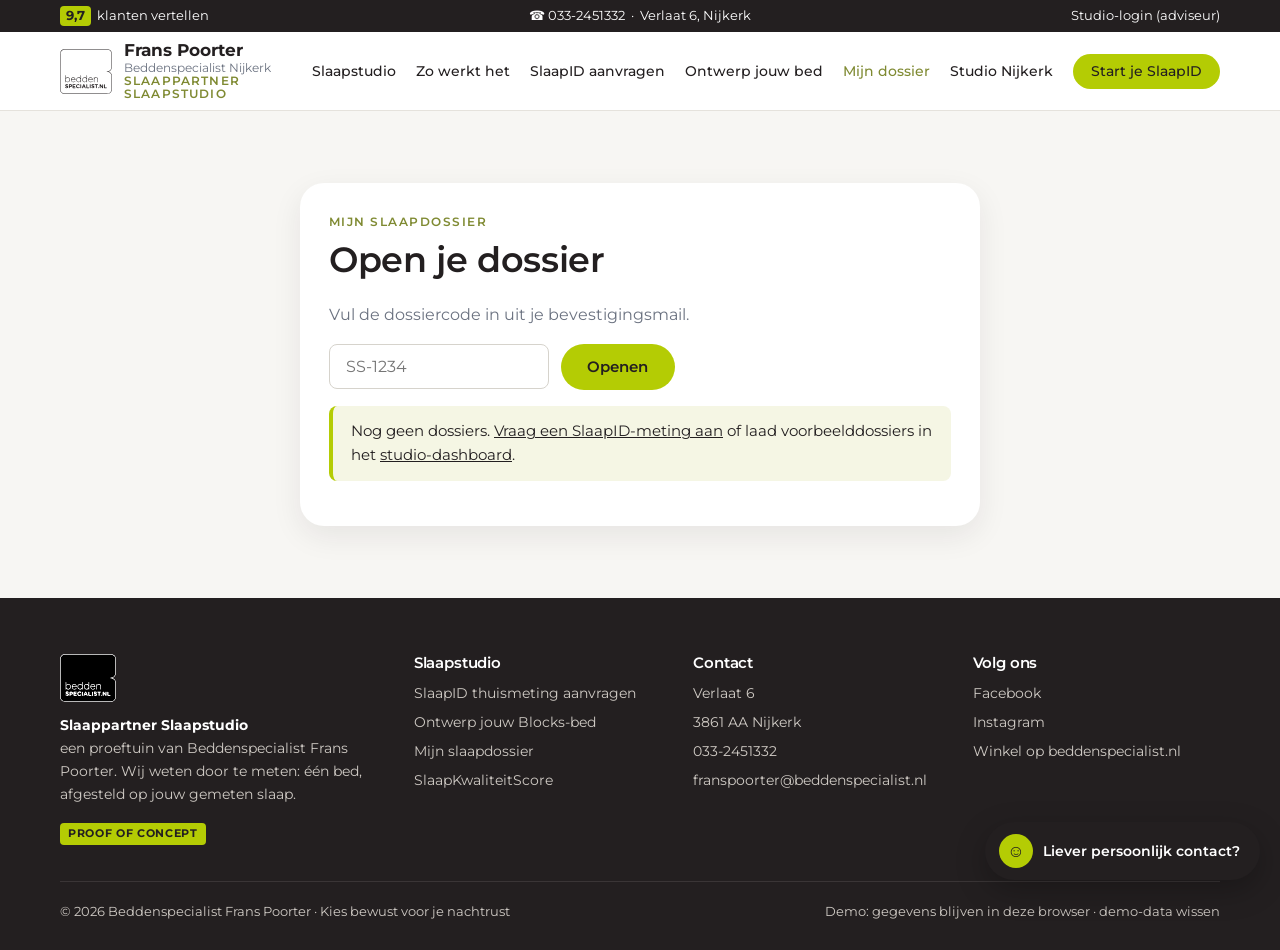
<file: slaapstudio/dossier.html>
<!DOCTYPE html>
<html lang="nl">
<head>
  <meta charset="UTF-8">
  <meta name="viewport" content="width=device-width, initial-scale=1.0">
  <title>Mijn slaapdossier | Slaappartner Slaapstudio – Frans Poorter</title>
  <link rel="icon" href="img/beddenspecialist.svg">
  <link rel="stylesheet" href="slaapstudio.css">
</head>
<body style="background:var(--bg-soft)">
  <div id="ss-header"></div>
  <div id="dossier-root"></div>
  <div id="ss-footer"></div>
  <script src="js/core.js"></script>
  <script src="js/model.js"></script>
  <script src="js/flow.js"></script>
  <script src="js/dossier.js"></script>
</body>
</html>
</file>
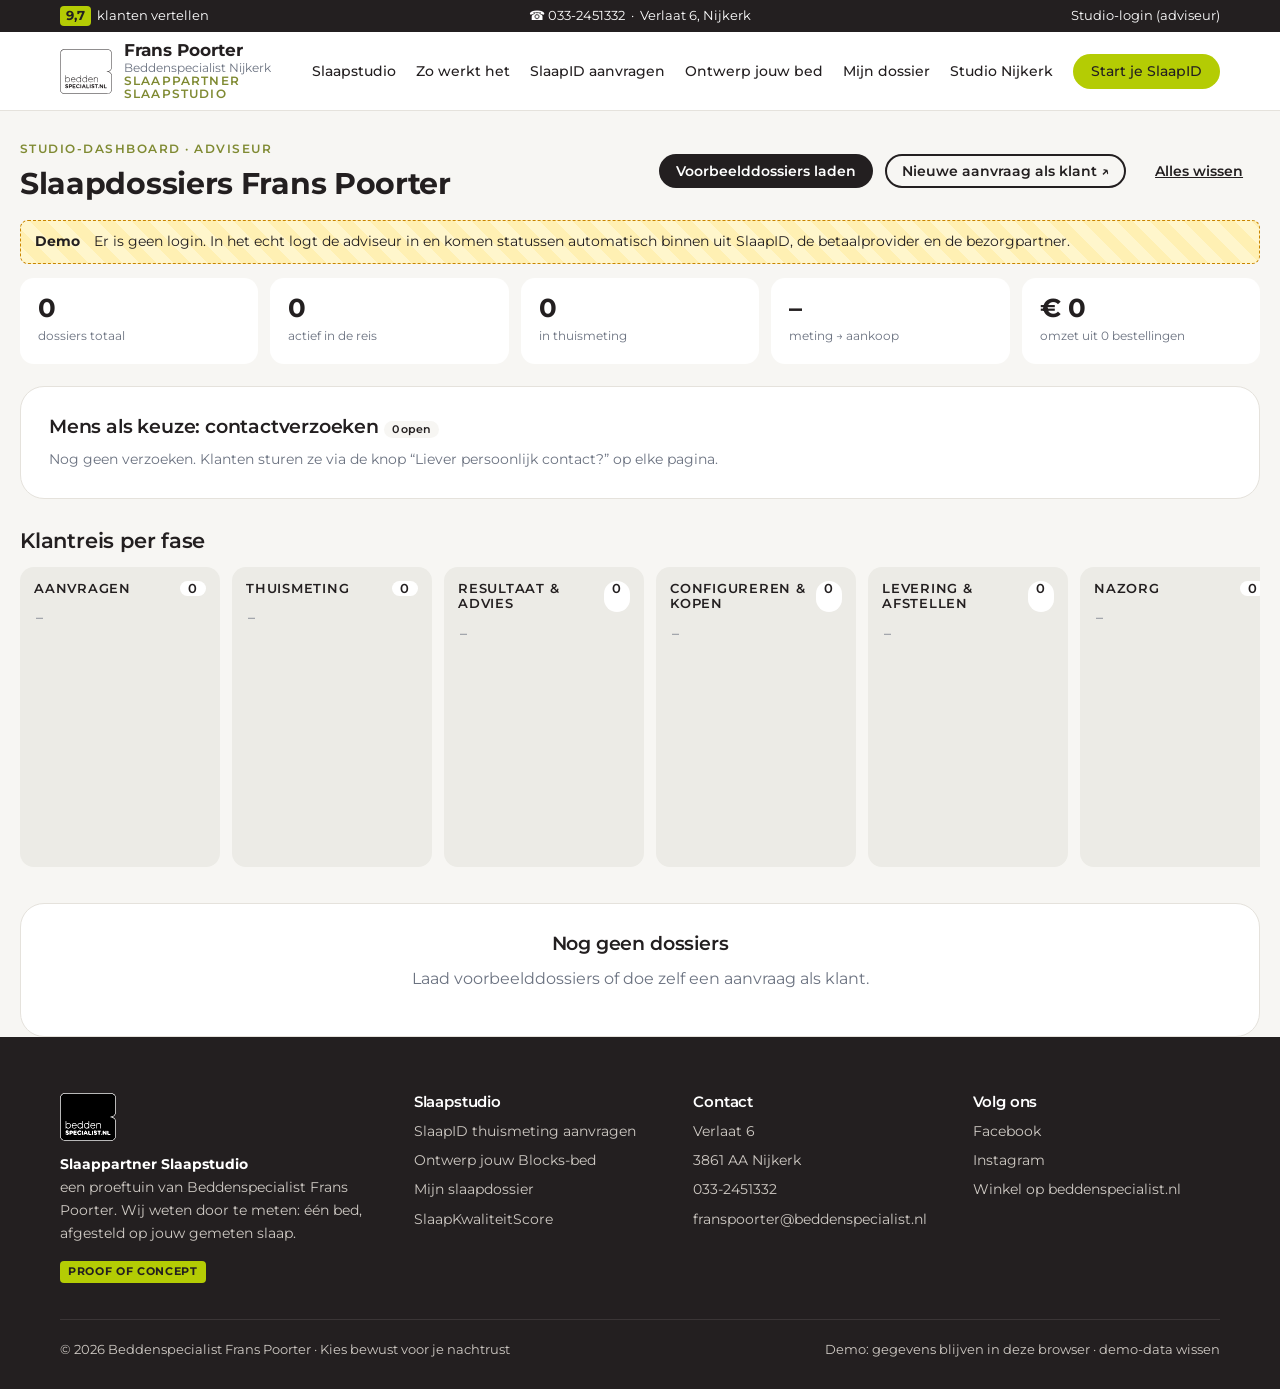
<file: slaapstudio/studio.html>
<!DOCTYPE html>
<html lang="nl">
<head>
  <meta charset="UTF-8">
  <meta name="viewport" content="width=device-width, initial-scale=1.0">
  <title>Studio-dashboard | Slaappartner Slaapstudio – Frans Poorter</title>
  <link rel="icon" href="img/beddenspecialist.svg">
  <link rel="stylesheet" href="slaapstudio.css">
</head>
<body class="studio">
  <div id="ss-header"></div>
  <main class="wrap" style="max-width:1440px">
    <div class="studio-top">
      <div><span class="kicker">Studio-dashboard · adviseur</span><h1 style="font-size:1.9rem;margin:0">Slaapdossiers Frans Poorter</h1></div>
      <div class="btn-row">
        <button class="btn btn-dark btn-sm" id="seed" type="button">Voorbeelddossiers laden</button>
        <a class="btn btn-outline btn-sm" href="aanvragen.html?nieuw" target="_blank">Nieuwe aanvraag als klant ↗</a>
        <button class="btn btn-ghost btn-sm" id="wipe" type="button">Alles wissen</button>
      </div>
    </div>
    <div class="demo-bar"><b>Demo</b> Er is geen login. In het echt logt de adviseur in en komen statussen automatisch binnen uit SlaapID, de betaalprovider en de bezorgpartner.</div>
    <div class="kpis" id="kpis"></div>
    <div class="grid-2" style="grid-template-columns:1fr;gap:18px">
      <div class="card" id="contacts"></div>
    </div>
    <h2 style="margin-top:30px;font-size:1.3rem">Klantreis per fase</h2>
    <div class="kanban" id="kanban"></div>
    <div class="studio-detail" id="detail"></div>
  </main>
  <div id="ss-footer"></div>
  <script src="js/core.js"></script>
  <script src="js/model.js"></script>
  <script src="js/flow.js"></script>
  <script src="js/studio.js"></script>
</body>
</html>
</file>
<file: slaapstudio/slaapstudio.css>
/* Slaappartner Slaapstudio – Beddenspecialist Frans Poorter
   Huisstijl afgeleid van beddenspecialist.nl (Gotham → Montserrat, limoengroen, antraciet, zand) */
@import url('https://fonts.googleapis.com/css2?family=Montserrat:wght@300;400;500;600;700&display=swap');

:root {
  --lime: #b4cc04;
  --lime-light: #cbe031;
  --lime-dark: #7f8a32;
  --lime-50: #f5f6e4;
  --ink: #231f20;
  --ink-2: #4f5543;
  --muted: #6b7280;
  --sand: #e1dad2;
  --sand-50: #f5efed;
  --brown: #9c6650;
  --brown-dark: #613e2f;
  --line: #e5e2dc;
  --bg: #ffffff;
  --bg-soft: #f7f6f3;
  --ok: #0a8200;
  --warn: #c98500;
  --bad: #dc2626;
  /* Blocks-hardheden (naar Beddelicious _xsoft … _xfirm) */
  --b0: #bcc5d8;
  --b1: #959fb0;
  --b2: #6c7380;
  --b3: #4e535c;
  --b4: #35383e;
  /* slaaphoudingen (gevalideerd categorisch palet) */
  --pos-rug: #2a78d6;
  --pos-zl: #eb6834;
  --pos-zr: #1baf7a;
  --pos-buik: #eda100;
  --radius: 1.5rem;
  --radius-sm: .5rem;
  --shadow: 0 10px 30px rgba(35, 31, 32, .08);
  --font: 'Montserrat', 'Gotham', 'Helvetica Neue', Arial, sans-serif;
}

* { box-sizing: border-box; }
html { scroll-behavior: smooth; }
body {
  margin: 0;
  font-family: var(--font);
  font-weight: 400;
  color: var(--ink);
  background: var(--bg);
  line-height: 1.6;
  -webkit-font-smoothing: antialiased;
}
img { max-width: 100%; display: block; }
a { color: inherit; }
h1, h2, h3, h4 { font-weight: 600; line-height: 1.2; margin: 0 0 .6em; letter-spacing: -.01em; }
h1 { font-size: clamp(2rem, 4.5vw, 3.2rem); font-weight: 700; }
h2 { font-size: clamp(1.5rem, 3vw, 2.2rem); }
h3 { font-size: 1.2rem; }
p { margin: 0 0 1em; }
.wrap { max-width: 1200px; margin: 0 auto; padding: 0 20px; }
.muted { color: var(--muted); }
.small { font-size: .875rem; }
.center { text-align: center; }
.hidden { display: none !important; }
.kicker { text-transform: uppercase; letter-spacing: .12em; font-size: .78rem; font-weight: 600; color: var(--lime-dark); margin-bottom: .5em; display: block; }

/* ---------- topbar & header ---------- */
.topbar { background: var(--ink); color: #fff; font-size: .8rem; }
.topbar .wrap { display: flex; justify-content: space-between; align-items: center; gap: 16px; padding-top: 6px; padding-bottom: 6px; flex-wrap: wrap; }
.topbar a { color: #fff; text-decoration: none; }
.topbar .rating { display: inline-flex; align-items: center; gap: 6px; }
.topbar .rating b { background: var(--lime); color: var(--ink); border-radius: 4px; padding: 0 6px; }

.site-header { background: #fff; border-bottom: 1px solid var(--line); position: sticky; top: 0; z-index: 50; }
.site-header .wrap { display: flex; align-items: center; gap: 24px; min-height: 78px; }
.brand { display: flex; align-items: center; gap: 12px; text-decoration: none; }
.brand img { width: 52px; height: auto; }
.brand-text { display: flex; flex-direction: column; line-height: 1.15; }
.brand-text strong { font-size: 1.05rem; font-weight: 700; }
.brand-text span { font-size: .78rem; color: var(--muted); }
.brand-text em { font-style: normal; font-size: .72rem; font-weight: 600; color: var(--lime-dark); text-transform: uppercase; letter-spacing: .1em; }
.main-nav { display: flex; gap: 20px; margin-left: auto; align-items: center; }
.main-nav a { text-decoration: none; font-weight: 500; font-size: .9rem; white-space: nowrap; }
.main-nav a:hover, .main-nav a.active { color: var(--lime-dark); }
.nav-toggle { display: none; margin-left: auto; background: none; border: 0; font-size: 1.6rem; cursor: pointer; }

/* ---------- buttons ---------- */
.btn {
  display: inline-flex; align-items: center; justify-content: center; gap: 8px;
  font-family: inherit; font-weight: 600; font-size: .95rem;
  padding: .8em 1.6em; border-radius: 9999px; border: 2px solid transparent;
  cursor: pointer; text-decoration: none; transition: .15s ease; line-height: 1.2;
}
.btn-primary { background: var(--lime); color: var(--ink); }
.btn-primary:hover { background: var(--lime-light); }
.btn-dark { background: var(--ink); color: #fff; }
.btn-dark:hover { background: #3a3536; }
.btn-outline { background: transparent; border-color: var(--ink); color: var(--ink); }
.btn-outline:hover { background: var(--ink); color: #fff; }
.btn-ghost { background: transparent; color: var(--ink); text-decoration: underline; padding-left: .4em; padding-right: .4em; }
.btn-sm { padding: .5em 1.1em; font-size: .85rem; }
.btn[disabled] { opacity: .45; cursor: not-allowed; }
.btn-row { display: flex; gap: 12px; flex-wrap: wrap; align-items: center; }

/* ---------- hero ---------- */
.hero { position: relative; background: linear-gradient(115deg, #2b2627 0%, #3a3a31 55%, #4f5543 100%); color: #fff; overflow: hidden; }
.hero::after { content: ""; position: absolute; right: -120px; top: -120px; width: 520px; height: 520px; border-radius: 50%; background: radial-gradient(circle, rgba(180, 204, 4, .35), transparent 65%); }
.hero .wrap { position: relative; z-index: 1; display: grid; grid-template-columns: 1.15fr .85fr; gap: 40px; padding-top: 72px; padding-bottom: 72px; align-items: center; }
.hero p.lead { font-size: 1.15rem; font-weight: 300; max-width: 560px; }
.hero .kicker { color: var(--lime-light); }
.hero-card { background: rgba(255,255,255,.07); border: 1px solid rgba(255,255,255,.15); border-radius: var(--radius); padding: 28px; backdrop-filter: blur(4px); }
.hero-card h3 { color: #fff; }
.hero-card input { width: 100%; }

/* ---------- usp ---------- */
.usps { background: var(--lime-50); border-bottom: 1px solid var(--line); }
.usps ul { list-style: none; margin: 0; padding: 18px 0; display: grid; grid-template-columns: repeat(4, 1fr); gap: 16px; }
.usps li { display: flex; gap: 10px; align-items: center; font-weight: 500; font-size: .92rem; }
.usps img { width: 26px; height: 26px; flex: none; }

/* ---------- sections ---------- */
section.block { padding: 72px 0; }
section.block.soft { background: var(--bg-soft); }
section.block.sand { background: var(--sand-50); }
.section-head { max-width: 720px; margin-bottom: 36px; }
.section-head.center { margin-left: auto; margin-right: auto; }
.shape-line { width: 80px; height: 4px; background: var(--lime); border-radius: 2px; margin: 0 0 18px; }
.center .shape-line { margin-left: auto; margin-right: auto; }

.steps { display: grid; grid-template-columns: repeat(4, 1fr); gap: 20px; counter-reset: step; }
.step-card { background: #fff; border-radius: var(--radius); padding: 28px 24px; box-shadow: var(--shadow); position: relative; }
.step-card .num { width: 44px; height: 44px; border-radius: 50%; background: var(--lime); display: grid; place-items: center; font-weight: 700; margin-bottom: 14px; }
.step-card p { color: var(--ink-2); font-size: .94rem; margin: 0; }

.stats { display: grid; grid-template-columns: repeat(4, 1fr); gap: 20px; }
.stat { background: #fff; border-radius: var(--radius); padding: 26px; border: 1px solid var(--line); }
.stat b { display: block; font-size: 2.6rem; font-weight: 700; color: var(--ink); line-height: 1; margin-bottom: 8px; }
.stat b small { font-size: 1rem; font-weight: 500; color: var(--lime-dark); }
.stat span { color: var(--ink-2); font-size: .92rem; }

.grid-2 { display: grid; grid-template-columns: 1fr 1fr; gap: 32px; align-items: start; }
.grid-3 { display: grid; grid-template-columns: repeat(3, 1fr); gap: 20px; }

.card { background: #fff; border: 1px solid var(--line); border-radius: var(--radius); padding: 28px; }
.card.shadow { box-shadow: var(--shadow); border-color: transparent; }
.card h3:first-child, .card h2:first-child { margin-top: 0; }

/* store block */
.store { display: grid; grid-template-columns: 1.2fr 1fr; gap: 0; border-radius: var(--radius); overflow: hidden; box-shadow: var(--shadow); background: #fff; }
.store .info { padding: 36px; }
.store .map { background: linear-gradient(135deg, var(--sand) 0%, var(--sand-50) 100%); display: grid; place-items: center; padding: 36px; text-align: center; }
.store dl { display: grid; grid-template-columns: auto 1fr; gap: 6px 18px; margin: 0 0 20px; font-size: .94rem; }
.store dt { font-weight: 600; }
.store dd { margin: 0; }
.hours td { padding: 2px 18px 2px 0; font-size: .92rem; }

/* ---------- forms ---------- */
label { font-weight: 600; font-size: .9rem; display: block; margin-bottom: 6px; }
.field { margin-bottom: 18px; }
.field .hint { font-weight: 400; color: var(--muted); font-size: .82rem; }
input[type=text], input[type=email], input[type=tel], input[type=number], input[type=date], input[type=time], select, textarea {
  font-family: inherit; font-size: 1rem; width: 100%; padding: .75em 1em;
  border: 1.5px solid #d6d3cc; border-radius: var(--radius-sm); background: #fff; color: var(--ink);
}
input:focus, select:focus, textarea:focus { outline: none; border-color: var(--lime-dark); box-shadow: 0 0 0 3px rgba(180,204,4,.3); }
.row-2 { display: grid; grid-template-columns: 1fr 1fr; gap: 16px; }
.row-3 { display: grid; grid-template-columns: 2fr 1fr 2fr; gap: 16px; }

.choices { display: grid; grid-template-columns: repeat(auto-fill, minmax(170px, 1fr)); gap: 12px; }
.choices.wide { grid-template-columns: repeat(auto-fill, minmax(240px, 1fr)); }
.choice { position: relative; }
.choice input { position: absolute; opacity: 0; pointer-events: none; }
.choice span {
  display: flex; flex-direction: column; gap: 4px; height: 100%;
  padding: 14px 16px; border: 1.5px solid #d6d3cc; border-radius: var(--radius-sm);
  cursor: pointer; font-weight: 500; font-size: .94rem; background: #fff; transition: .12s;
}
.choice span small { font-weight: 400; color: var(--muted); font-size: .8rem; }
.choice span .ico { font-size: 1.5rem; line-height: 1; }
.choice input:checked + span { border-color: var(--ink); background: var(--lime-50); box-shadow: inset 0 0 0 1px var(--ink); }
.choice input:focus-visible + span { box-shadow: 0 0 0 3px rgba(180,204,4,.5); }

.scale { display: flex; gap: 8px; }
.scale .choice { flex: 1; }
.scale .choice span { align-items: center; text-align: center; padding: 10px 4px; }

input[type=range] { width: 100%; accent-color: var(--lime-dark); }

/* ---------- wizard ---------- */
.wizard-shell { display: grid; grid-template-columns: 280px 1fr; gap: 32px; padding: 40px 0 80px; align-items: start; }
.wizard-side { position: sticky; top: 100px; }
.wizard-steps { list-style: none; margin: 0; padding: 0; }
.wizard-steps li { display: flex; gap: 12px; align-items: center; padding: 10px 0; color: var(--muted); font-weight: 500; font-size: .92rem; }
.wizard-steps li .dot { width: 30px; height: 30px; border-radius: 50%; border: 2px solid #d6d3cc; display: grid; place-items: center; font-size: .8rem; font-weight: 700; flex: none; background: #fff; }
.wizard-steps li.done { color: var(--ink); }
.wizard-steps li.done .dot { background: var(--lime); border-color: var(--lime); }
.wizard-steps li.current { color: var(--ink); font-weight: 700; }
.wizard-steps li.current .dot { border-color: var(--ink); background: var(--ink); color: #fff; }
.wizard-panel { background: #fff; border-radius: var(--radius); box-shadow: var(--shadow); padding: 40px; min-height: 420px; }
.wizard-panel h2 { margin-bottom: .3em; }
.wizard-nav { display: flex; justify-content: space-between; margin-top: 32px; padding-top: 24px; border-top: 1px solid var(--line); gap: 12px; }
.progress { height: 6px; background: var(--line); border-radius: 3px; overflow: hidden; margin-bottom: 28px; }
.progress > div { height: 100%; background: var(--lime); transition: width .3s; }
.q-group { border-top: 1px solid var(--line); padding-top: 22px; margin-top: 22px; }
.q-group:first-of-type { border-top: 0; margin-top: 0; padding-top: 0; }
.sleeper-tabs { display: flex; gap: 8px; margin-bottom: 20px; }
.sleeper-tab { padding: 6px 16px; border-radius: 9999px; background: var(--bg-soft); font-weight: 600; font-size: .85rem; }
.sleeper-tab.active { background: var(--ink); color: #fff; }

.notice { background: var(--lime-50); border-left: 4px solid var(--lime); padding: 14px 18px; border-radius: var(--radius-sm); font-size: .92rem; margin: 16px 0; }
.notice.sand { background: var(--sand-50); border-left-color: var(--brown); }
.notice.dark { background: var(--ink); color: #fff; border-left-color: var(--lime); }

.summary-table { width: 100%; border-collapse: collapse; font-size: .94rem; }
.summary-table td, .summary-table th { padding: 10px 8px; border-bottom: 1px solid var(--line); text-align: left; vertical-align: top; }
.summary-table td:last-child, .summary-table th:last-child { text-align: right; }
.summary-table tr.total td { font-weight: 700; font-size: 1.05rem; border-bottom: 0; border-top: 2px solid var(--ink); }
.summary-table tr.discount td { color: var(--ok); }

.pay-box { display: grid; grid-template-columns: repeat(auto-fill, minmax(140px, 1fr)); gap: 10px; }

.code-badge { display: inline-block; font-family: ui-monospace, Menlo, Consolas, monospace; font-size: 1.6rem; font-weight: 700; letter-spacing: .08em; background: var(--ink); color: var(--lime); padding: 10px 22px; border-radius: 12px; }

/* ---------- dossier ---------- */
.dossier-head { background: var(--ink); color: #fff; padding: 36px 0; }
.dossier-head .wrap { display: flex; justify-content: space-between; align-items: center; gap: 20px; flex-wrap: wrap; }
.dossier-head h1 { font-size: 1.9rem; margin: 0; }
.phase-track { display: grid; grid-template-columns: repeat(7, 1fr); gap: 6px; margin: 28px 0 8px; }
.phase { text-align: center; font-size: .76rem; font-weight: 600; color: var(--muted); }
.phase .bar { height: 8px; border-radius: 4px; background: var(--line); margin-bottom: 8px; }
.phase.done .bar { background: var(--lime); }
.phase.done { color: var(--ink); }
.phase.current .bar { background: repeating-linear-gradient(45deg, var(--lime) 0 8px, var(--lime-light) 8px 16px); }
.phase.current { color: var(--ink); }
.dossier-grid { display: grid; grid-template-columns: 1fr 340px; gap: 28px; padding: 20px 0 80px; align-items: start; }
.timeline { list-style: none; padding: 0; margin: 0; font-size: .88rem; }
.timeline li { padding: 8px 0 8px 18px; border-left: 2px solid var(--line); position: relative; }
.timeline li::before { content: ""; position: absolute; left: -6px; top: 14px; width: 10px; height: 10px; border-radius: 50%; background: var(--lime); }
.timeline time { color: var(--muted); font-size: .78rem; display: block; }

.nights { display: grid; grid-template-columns: repeat(3, 1fr); gap: 14px; margin: 18px 0; }
.night { border: 1.5px dashed #d6d3cc; border-radius: var(--radius-sm); padding: 16px; text-align: center; }
.night.done { border-style: solid; border-color: var(--lime-dark); background: var(--lime-50); }
.night .moon { font-size: 1.8rem; }

.metric-row { display: grid; grid-template-columns: repeat(4, 1fr); gap: 14px; margin-bottom: 22px; }
.metric { background: var(--bg-soft); border-radius: var(--radius-sm); padding: 16px; }
.metric b { display: block; font-size: 1.7rem; line-height: 1.1; }
.metric span { font-size: .8rem; color: var(--muted); }

.chart { width: 100%; height: auto; overflow: visible; }
.chart text { font-family: var(--font); }
.chart text:not([font-size]) { font-size: 11px; }
.chart text:not([fill]):not([style*="fill"]) { fill: #52514e; }
.chart .axis { stroke: #c3c2b7; stroke-width: 1; }
.chart .grid { stroke: #e1e0d9; stroke-width: 1; }
.chart-wrap { position: relative; }
.legend { display: flex; flex-wrap: wrap; gap: 14px; font-size: .82rem; margin: 8px 0 4px; }
.legend i { display: inline-block; width: 12px; height: 12px; border-radius: 3px; margin-right: 6px; vertical-align: -1px; }
.tooltip { position: absolute; pointer-events: none; background: var(--ink); color: #fff; font-size: .8rem; padding: 6px 10px; border-radius: 6px; white-space: nowrap; transform: translate(-50%, -110%); opacity: 0; transition: opacity .1s; z-index: 5; }
.tooltip.show { opacity: 1; }

.advice-list { margin: 0; padding-left: 1.2em; }
.advice-list li { margin-bottom: 6px; }

/* ---------- blocks visual ---------- */
.blocks-legend { display: flex; gap: 6px; flex-wrap: wrap; font-size: .78rem; }
.blocks-legend span { display: inline-flex; align-items: center; gap: 6px; padding: 3px 10px 3px 4px; border-radius: 9999px; background: var(--bg-soft); }
.blocks-legend i { width: 18px; height: 14px; border-radius: 3px; display: inline-block; }
.mattress-pair { display: flex; gap: 6px; justify-content: center; }
.zone-editor { display: grid; grid-template-columns: 1fr; gap: 4px; }
.zone-row { display: grid; grid-template-columns: 110px 1fr; gap: 10px; align-items: center; font-size: .82rem; }
.zone-row .lv { display: grid; grid-template-columns: repeat(5, 1fr); gap: 3px; }
.zone-row button { border: 0; height: 26px; border-radius: 4px; cursor: pointer; font-family: inherit; font-size: .7rem; font-weight: 700; color: #fff; opacity: .35; }
.zone-row button.on { opacity: 1; outline: 2px solid var(--ink); outline-offset: 1px; }

/* ---------- configurator ---------- */
.config-shell { display: grid; grid-template-columns: 1.1fr .9fr; gap: 32px; padding: 32px 0 80px; align-items: start; }
.config-stage { position: sticky; top: 96px; background: linear-gradient(180deg, #f4f2ee 0%, #e9e5de 100%); border-radius: var(--radius); padding: 24px; }
.config-stage .views { display: grid; grid-template-columns: 1fr; gap: 12px; }
.config-tabs { display: flex; gap: 6px; flex-wrap: wrap; margin-bottom: 20px; }
.config-tabs button { font-family: inherit; border: 0; background: var(--bg-soft); padding: 8px 16px; border-radius: 9999px; font-weight: 600; font-size: .85rem; cursor: pointer; }
.config-tabs button.active { background: var(--ink); color: #fff; }
.swatches { display: flex; gap: 10px; flex-wrap: wrap; }
.swatch { position: relative; }
.swatch input { position: absolute; opacity: 0; }
.swatch span { display: block; width: 46px; height: 46px; border-radius: 50%; border: 3px solid #fff; box-shadow: 0 0 0 1.5px #d6d3cc; cursor: pointer; }
.swatch input:checked + span { box-shadow: 0 0 0 3px var(--ink); }
.swatch-label { font-size: .85rem; margin-top: 8px; color: var(--ink-2); }
.price-bar { position: sticky; bottom: 0; background: #fff; border-top: 1px solid var(--line); box-shadow: 0 -6px 20px rgba(0,0,0,.05); z-index: 40; }
.price-bar .wrap { display: flex; justify-content: space-between; align-items: center; gap: 16px; padding-top: 14px; padding-bottom: 14px; flex-wrap: wrap; }
.price-bar .price { font-size: 1.6rem; font-weight: 700; }
.price-bar .price small { font-size: .8rem; font-weight: 500; color: var(--muted); display: block; }

/* ---------- studio dashboard ---------- */
body.studio { background: var(--bg-soft); }
.kanban { display: grid; grid-template-columns: repeat(7, minmax(190px, 1fr)); gap: 12px; overflow-x: auto; padding-bottom: 12px; }
.kcol { background: #ecebe6; border-radius: 14px; padding: 10px; min-height: 300px; }
.kcol h4 { font-size: .8rem; text-transform: uppercase; letter-spacing: .06em; margin: 4px 4px 10px; display: flex; justify-content: space-between; }
.kcol h4 span { background: #fff; border-radius: 9999px; padding: 0 8px; }
.kcard { background: #fff; border-radius: 10px; padding: 12px; margin-bottom: 8px; cursor: pointer; border: 2px solid transparent; font-size: .84rem; box-shadow: 0 1px 2px rgba(0,0,0,.06); }
.kcard:hover { border-color: var(--lime); }
.kcard.sel { border-color: var(--ink); }
.kcard b { display: block; }
.kcard .tags { display: flex; gap: 4px; flex-wrap: wrap; margin-top: 6px; }
.tag { display: inline-block; font-size: .7rem; font-weight: 600; padding: 2px 8px; border-radius: 9999px; background: var(--bg-soft); }
.tag.lime { background: var(--lime); }
.tag.dark { background: var(--ink); color: #fff; }
.tag.warn { background: #fde7b0; }
.studio-detail { margin-top: 24px; }
.studio-top { display: flex; justify-content: space-between; align-items: center; gap: 16px; flex-wrap: wrap; margin: 28px 0 18px; }
.kpis { display: grid; grid-template-columns: repeat(5, 1fr); gap: 12px; margin-bottom: 22px; }
.kpi { background: #fff; border-radius: 14px; padding: 16px 18px; }
.kpi b { font-size: 1.6rem; display: block; line-height: 1.1; }
.kpi span { font-size: .78rem; color: var(--muted); }

/* ---------- human contact ---------- */
.human-fab {
  position: fixed; right: 20px; bottom: 20px; z-index: 90;
  background: var(--ink); color: #fff; border: 0; border-radius: 9999px;
  padding: 12px 20px 12px 14px; font-family: inherit; font-weight: 600; font-size: .9rem;
  display: flex; align-items: center; gap: 10px; cursor: pointer; box-shadow: 0 10px 30px rgba(0,0,0,.25);
}
.human-fab .face { width: 34px; height: 34px; border-radius: 50%; background: var(--lime); color: var(--ink); display: grid; place-items: center; font-size: 1.1rem; }
.has-pricebar .human-fab { bottom: 96px; }
.modal-back { position: fixed; inset: 0; background: rgba(20,18,18,.55); z-index: 100; display: none; align-items: center; justify-content: center; padding: 16px; }
.modal-back.open { display: flex; }
.modal { background: #fff; border-radius: var(--radius); max-width: 560px; width: 100%; max-height: 92vh; overflow: auto; padding: 32px; position: relative; }
.modal .close { position: absolute; right: 16px; top: 12px; background: none; border: 0; font-size: 1.6rem; cursor: pointer; }

.toast { position: fixed; left: 50%; bottom: 28px; transform: translateX(-50%) translateY(20px); background: var(--ink); color: #fff; padding: 12px 22px; border-radius: 9999px; font-weight: 500; font-size: .9rem; opacity: 0; transition: .25s; z-index: 200; pointer-events: none; }
.toast.show { opacity: 1; transform: translateX(-50%) translateY(0); }

.demo-bar { background: repeating-linear-gradient(45deg, #fff6cc 0 12px, #fff0b3 12px 24px); border: 1px dashed #c98500; border-radius: var(--radius-sm); padding: 10px 14px; font-size: .85rem; display: flex; gap: 10px; align-items: center; flex-wrap: wrap; margin: 14px 0; }
.demo-bar b { margin-right: 4px; }

/* ---------- footer ---------- */
.site-footer { background: var(--ink); color: #cfcac4; padding: 56px 0 28px; font-size: .9rem; }
.site-footer .cols { display: grid; grid-template-columns: 1.3fr 1fr 1fr 1fr; gap: 32px; }
.site-footer h4 { color: #fff; font-size: .95rem; }
.site-footer a { color: #cfcac4; text-decoration: none; }
.site-footer a:hover { color: var(--lime); }
.site-footer ul { list-style: none; padding: 0; margin: 0; }
.site-footer li { margin-bottom: 6px; }
.site-footer .legal { border-top: 1px solid #3a3536; margin-top: 36px; padding-top: 20px; display: flex; justify-content: space-between; gap: 16px; flex-wrap: wrap; font-size: .8rem; }
.poc-flag { display: inline-block; background: var(--lime); color: var(--ink); font-weight: 700; font-size: .7rem; padding: 2px 8px; border-radius: 4px; letter-spacing: .06em; }

/* ---------- responsive ---------- */
@media (max-width: 1180px) {
  .main-nav { display: none; position: absolute; top: 100%; left: 0; right: 0; background: #fff; flex-direction: column; padding: 16px 20px; border-bottom: 1px solid var(--line); align-items: flex-start; }
  .main-nav.open { display: flex; }
  .nav-toggle { display: block; }
}
@media (max-width: 980px) {
  .hero .wrap, .grid-2, .store, .config-shell, .dossier-grid, .wizard-shell { grid-template-columns: 1fr; }
  .steps, .stats, .usps ul, .metric-row { grid-template-columns: 1fr 1fr; }
  .grid-3 { grid-template-columns: 1fr; }
  .kpis { grid-template-columns: repeat(2, 1fr); }
  .site-footer .cols { grid-template-columns: 1fr 1fr; }
  .wizard-side, .config-stage { position: static; }
  .wizard-steps { display: flex; gap: 6px; overflow-x: auto; }
  .wizard-steps li .label { display: none; }
  .main-nav { display: none; position: absolute; top: 100%; left: 0; right: 0; background: #fff; flex-direction: column; padding: 16px 20px; border-bottom: 1px solid var(--line); align-items: flex-start; }
  .main-nav.open { display: flex; }
  .nav-toggle { display: block; }
  .phase-track { grid-template-columns: repeat(7, 1fr); }
  .phase { font-size: 0; }
}
@media (max-width: 600px) {
  .steps, .stats, .usps ul, .metric-row, .row-2, .row-3, .site-footer .cols { grid-template-columns: 1fr; }
  .wizard-panel { padding: 24px 18px; }
  section.block { padding: 48px 0; }
  .nights { grid-template-columns: 1fr; }
  .human-fab .label { display: none; }
  .human-fab { padding: 10px; }
}

/* voorkom horizontale overloop in grids */
.grid-2 > *, .grid-3 > *, .config-shell > *, .dossier-grid > *, .wizard-shell > *, .hero .wrap > *, .store > * { min-width: 0; }
.summary-table { word-break: break-word; }
@media (max-width: 600px) {
  .topbar .wrap > span:nth-child(3) { display: none; }
  .topbar .wrap { justify-content: space-between; }
  .price-bar .wrap { padding-top: 8px; padding-bottom: 8px; }
  .price-bar .price small { display: none; }
  .price-bar .price { font-size: 1.3rem; }
  .price-bar #pb-save { display: none !important; }
  .has-pricebar .human-fab { bottom: 80px; }
}
</file>
